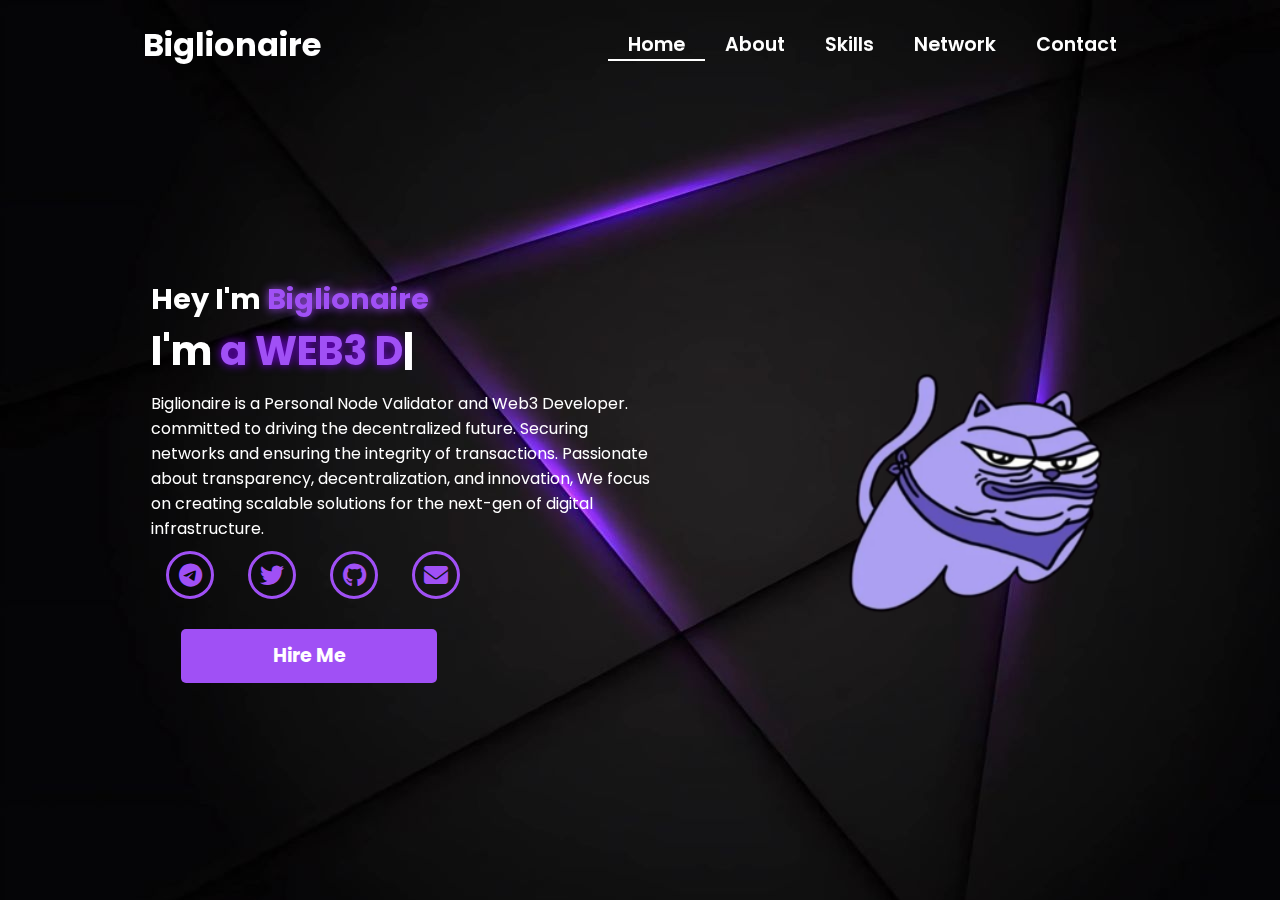
<file: index.html>
<!-- Subscrbe YouTube Tamzidan Mahdiyin  -->
<!DOCTYPE html>
<html lang="en">

<head>

    <!-- Pengaturan karakter encoding untuk mendukung semua karakter Unicode -->
    <meta charset="UTF-8">

    <!-- Pengaturan viewport untuk responsivitas pada perangkat mobile -->
    <meta name="viewport" content="width=device-width, initial-scale=1.0">

    <link rel="icon" type="image/x-icon" href="img/favicon.ico">
    <!-- 
      Import Font Awesome untuk ikon sosial media dan navigasi
      Versi 6.5.1 dipilih untuk fitur dan ikon terbaru 
    -->
    <link rel="stylesheet" href="https://cdnjs.cloudflare.com/ajax/libs/font-awesome/6.5.1/css/all.min.css">

    <!-- 
      Import AOS (Animate On Scroll) library
      Digunakan untuk membuat animasi scroll yang menarik 
    -->
    <link rel="stylesheet" href="https://unpkg.com/aos@next/dist/aos.css" />

    <!-- Import file CSS custom untuk styling tambahan -->
    <link rel="stylesheet" href="css/style.css">
    <title>Biglionaire</title>
</head>

<body>

    <!-- 
      Navigation Section
      - Menggunakan sistem grid untuk layout
      - Includes logo dan menu navigasi
      - Responsive dengan hamburger menu untuk mobile 
    -->
    <nav>
        <div class="nav-container">

            <!-- 
              Logo dengan animasi zoom-in
              data-aos-duration: 1500ms untuk animasi yang smooth 
            -->
            <div class="logo" data-aos="zoom-in" data-aos-duration="1500">
                Biglionaire <span>
            </div>

            <!-- 
              Navigation Links
              - Menggunakan fade-up animation dengan delays bertingkat
              - Active class untuk halaman yang sedang aktif 
            -->
            <div class="links">
                <div class="link active" data-aos="fade-up" data-aos-duration="1500" data-aos-delay="100"><a
                        href="index.html">Home</a></div>
                <div class="link" data-aos="fade-up" data-aos-duration="1500" data-aos-delay="200"><a
                        href="about.html">About</a></div>
                <div class="link" data-aos="fade-up" data-aos-duration="1500" data-aos-delay="300"><a
                        href="skill.html">Skills</a></div>
                <div class="link" data-aos="fade-up" data-aos-duration="1500" data-aos-delay="400"><a
                        href="service.html">Network</a></div>
                <div class="link" data-aos="fade-up" data-aos-duration="1500" data-aos-delay="500"><a
                        href="contact.html">Contact</a></div>
            </div>
        </div>

        <!-- 
          Hamburger Menu Icon
          - Muncul pada tampilan mobile
          - Menggunakan Font Awesome icon
          - onClick handler untuk membuka menu 
        -->
        <i class="fa-solid fa-bars hamburg" onclick="hamburg()"></i>

        <!-- 
          Dropdown Menu untuk Mobile
          - Berisi link navigasi yang sama
          - Muncul ketika hamburger menu diklik
          - Includes tombol close (x) 
        -->
        <div class="dropdown">
            <div class="links">
                <a href="index.html">Home</a>
                <a href="about.html">About</a>
                <a href="skill.html">Skills</a>
                <a href="service.html">Network</a>
                <a href="contact.html">Contact</a>
                <i class="fa-solid fa-xmark cancel" onclick="cancel()"></i>
            </div>
        </div>
    </nav>

    <!-- 
      Main Content Section
      - Menggunakan grid untuk layout dua kolom
      - Includes teks intro dan gambar profil 
    -->
    <section>
        <div class="main-container">
            <!-- 
              Content Container
              - Berisi heading, typewriter effect, dan social links
              - Setiap elemen memiliki animasi AOS yang berbeda 
            -->
            <div class="content">
                <!-- Heading dengan fade-left animation -->
                <h1 data-aos="fade-left" data-aos-duration="1500" data-aos-delay="700">Hey I'm <span>Biglionaire</span>
                </h1>

                <!-- 
                  Typewriter Effect
                  - Menggunakan JavaScript untuk animasi ketik
                  - Fade-right animation untuk container 
                -->
                <div data-aos="fade-right" data-aos-duration="1500" data-aos-delay="900" class="typewriter">I'm <span
                        class="typewriter-text"></span><label for="">|</label></div>

                <!-- Paragraf deskripsi dengan flip-down animation -->
                <p data-aos="flip-down" data-aos-duration="1500" data-aos-delay="1100">Biglionaire is a Personal Node Validator and Web3 Developer. committed to driving the decentralized future. Securing networks and ensuring the integrity of transactions. Passionate about transparency, decentralization, and innovation, We focus on creating scalable solutions for the next-gen of digital infrastructure.</p>

                <!-- 
                  Social Media Links
                  - Menggunakan Font Awesome icons
                  - Fade-up animation dengan delays bertingkat 
                -->
                <div class="social-links">
                    <a href="https://t.me/Biglionaire" data-aos="fade-up" data-aos-duration="1500" data-aos-delay="1300"><i
                            class="fa-brands fa-telegram"></i></a>
                    <a href="https://twitter.com/Biglionaire" data-aos="fade-up" data-aos-duration="1500" data-aos-delay="1400"><i
                            class="fa-brands fa-twitter"></i></a>
                    <a href="https://github.com/Biglionaire" data-aos="fade-up" data-aos-duration="1500" data-aos-delay="1500"><i
                            class="fa-brands fa-github"></i></a>
                    <a href="#" data-aos="fade-up" data-aos-duration="1500" data-aos-delay="1600"><i
                            class="fas fa-envelope"></i></a>
                </div>

                <!-- 
                  Download CV Button
                  - Zoom-out animation dengan delay terpanjang
                  - Styling didefinisikan di CSS 
                -->
                <div class="btn" data-aos="zoom-out" data-aos-duration="1500" data-aos-delay="1800">
                  <a href="contact.html">
                    <button>Hire Me</button>
                  </a>
                </div>
            </div>

            <!-- 
              Image Container
              - Menggunakan zoom-in animation
              - Durasi lebih panjang (3000ms) untuk efek dramatic 
            -->
            <div class="image" data-aos="zoom-in" data-aos-duration="3000">
                <img src="img/logo.jpg" alt="">
            </div>
        </div>
    </section>

    <!-- 
      Script Imports
      - AOS library untuk animasi
      - Custom JavaScript untuk fungsionalitas tambahan 
    -->
    <script src="https://unpkg.com/aos@next/dist/aos.js"></script>
    <script>
        // Inisialisasi AOS dengan offset 0 untuk trigger tepat waktu
        AOS.init({ offset: 0, });
    </script>
    <script src="./js/script.js"></script>
</body>

</html>
<!-- Subscrbe YouTube Tamzidan Mahdiyin  -->
</file>
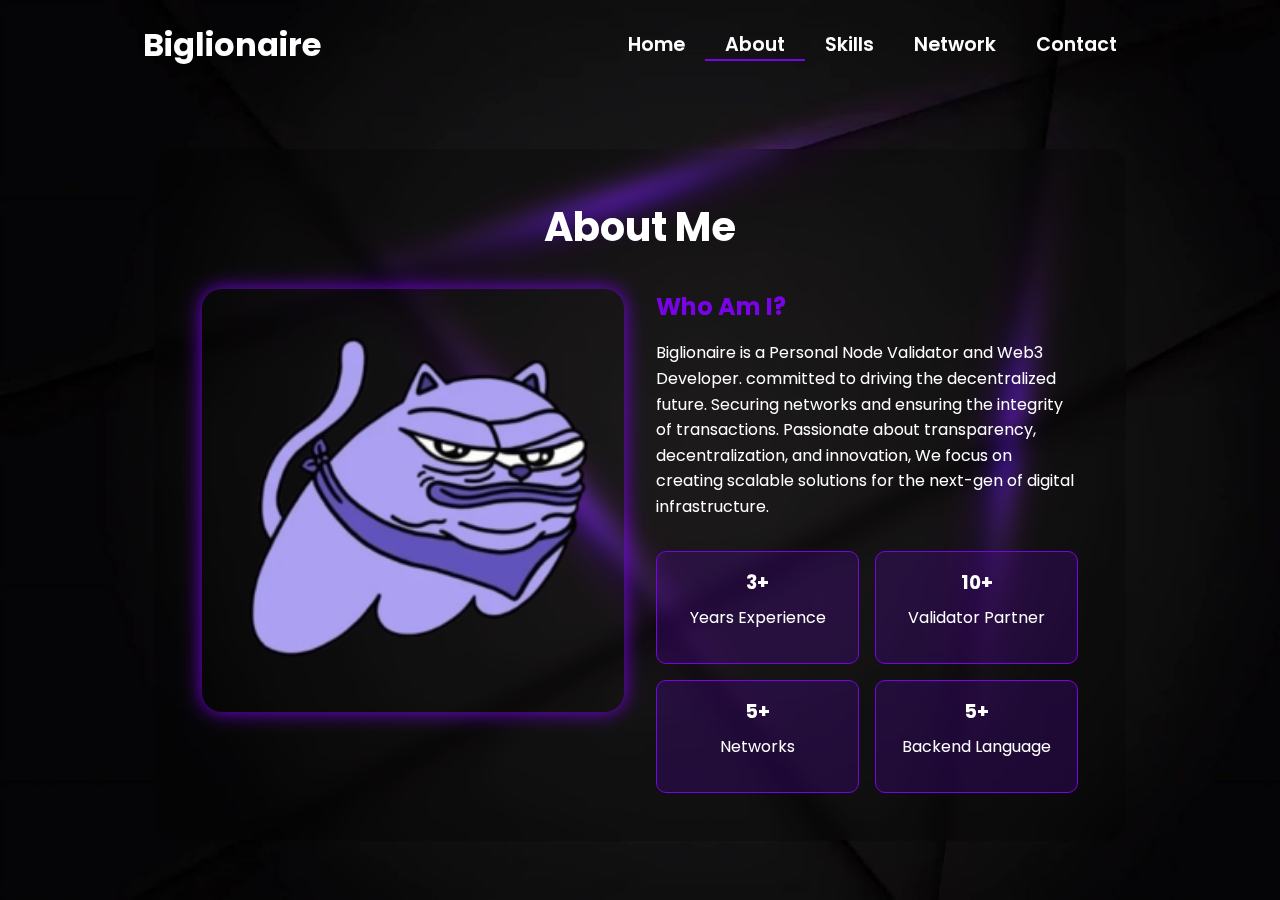
<file: about.html>
<!-- Subscribe Tamzidan Madiyin di YouTube -->

<!DOCTYPE html>
<html lang="en">

<head>
    <meta charset="UTF-8">
    <meta name="viewport" content="width=device-width, initial-scale=1.0">
    <link rel="icon" type="image/x-icon" href="img/favicon.ico">
    <!-- Link ke Font Awesome untuk ikon -->
    <link rel="stylesheet" href="https://cdnjs.cloudflare.com/ajax/libs/font-awesome/6.5.1/css/all.min.css">

    <!-- Link ke library animasi AOS -->
    <link rel="stylesheet" href="https://unpkg.com/aos@next/dist/aos.css" />

    <!-- CSS internal untuk styling halaman -->
    <style>
        /* 
          Import Google Font Poppins
          Font weight yang diimport: 100, 200, 300, 400, 500, 600 
        */
        @import url("https://fonts.googleapis.com/css2?family=Poppins:wght@100;200;300;400;500;600&display=swap");

        /* Reset CSS dan pengaturan default */
        * {
            padding: 0;
            margin: 0;
            font-family: "Poppins", sans-serif;
            box-sizing: border-box;
        }

        /* 
          Styling untuk body
          - Menggunakan background image
          - Cover seluruh viewport
          - Mencegah horizontal scroll
        */
        body {
            width: 100%;
            min-height: 100vh;
            background-image: url("./img/background.jpg");
            background-size: cover;
            overflow-x: hidden;
            position: relative;
        }

        /* 
          Navbar styling
          - Fixed height 10vh
          - Posisi relative untuk positioning yang tepat
          - z-index tinggi agar selalu di atas konten lain
        */
        nav {
            width: 100%;
            height: 10vh;
            position: sticky;
            position: relative;
            /* Ubah dari sticky ke relative */
            z-index: 1000;
            /* Tambahkan z-index tinggi untuk nav */
        }

        /* Container untuk konten navbar */
        .nav-container {
            width: 100%;
            height: 100%;
            display: flex;
            justify-content: space-around;
            align-items: center;
        }

        /* 
          Logo styling
          - Warna putih dengan ukuran 2rem
          - Text shadow untuk efek glow pada span 
        */
        .logo {
            color: white;
            font-size: 2rem;
            font-weight: bold;
        }

        .logo span {
            color: rgb(121, 3, 231);
            text-shadow: 0 0 10px rgb(121, 3, 231);
        }

        /* 
          Hamburger dan Cancel button styling
          - Hanya muncul di mobile view
          - Posisi absolute di kanan atas
        */
        .hamburg,
        .cancel {
            cursor: pointer;
            position: absolute;
            right: 15px;
            top: 10px;
            color: white;
            display: none;
            font-size: clamp(2.5rem, 0.5rem + 5vw, 3rem);
        }

        /* 
          Navigation links container
          - Flex layout untuk alignment horizontal
        */
        .nav-container .links {
            display: flex;
        }

        /* 
          Individual navigation links
          - Spacing dan styling untuk tiap link
          - Hover effect dengan border bottom
        */
        .nav-container .links a {
            font-size: 1.2rem;
            color: white;
            margin: 0 20px;
            text-decoration: none;
            font-weight: 550;
            transition: 0.3s linear;
        }

        .nav-container .links a:hover {
            color: rgb(121, 3, 231);
            border-bottom: 2px solid rgb(121, 3, 231);
        }

        /* Styling untuk link aktif */
        .nav-container .links .active {
            color: rgb(121, 3, 231);
            border-bottom: 2px solid rgb(121, 3, 231);
        }

        /* 
          Dropdown menu untuk mobile view
          - Fixed positioning dengan transform untuk animasi
          - Backdrop filter untuk efek blur
        */
        .dropdown {
            z-index: 1000;
            position: fixed;
            top: 0;
            left: 0;
            right: 0;
            transform: translateY(-500px);
            width: 100%;
            height: auto;
            backdrop-filter: blur(4px) brightness(40%);
            box-shadow: 0 0 20px black;
            transition: 0.2s linear;
        }

        .dropdown .links a {
            display: flex;
            color: white;
            text-decoration: none;
            padding: 15px 0;
            justify-content: center;
            align-items: center;
            transition: 0.2s linear;
        }

        .dropdown .links a:hover {
            background-color: rgb(121, 3, 231);
        }

        /* About Section Styles */
        .about-container {
            width: 100%;
            min-height: 90vh;
            display: flex;
            justify-content: center;
            align-items: center;
            padding: 2rem;
            position: relative;
            z-index: 1;
        }

        .about-content {
            width: 80%;
            max-width: 1200px;
            background: rgba(0, 0, 0, 0.2);
            backdrop-filter: blur(10px);
            border-radius: 20px;
            padding: 3rem;
            color: white;
            /* box-shadow: 0 0 30px rgba(58, 211, 3, 0.3); */
        }

        .about-header {
            text-align: center;
            margin-bottom: 2rem;
        }

        .about-header h1 {
            font-size: 2.5rem;
            color: white
            margin-bottom: 1rem;
        }

        .about-grid {
            display: grid;
            grid-template-columns: 1fr 1fr;
            gap: 2rem;
        }

        .about-image {
            width: 100%;
            aspect-ratio: 1;
            border-radius: 20px;
            overflow: hidden;
            box-shadow: 0 0 20px rgb(121, 3, 231);
        }

        .about-image img {
            width: 100%;
            height: 100%;
            object-fit: cover;
        }

        .about-text h2 {
            color: rgb(121, 3, 231);
            margin-bottom: 1rem;
        }

        .about-text p {
            line-height: 1.6;
            margin-bottom: 1rem;
        }

        .stats {
            display: grid;
            grid-template-columns: repeat(2, 1fr);
            gap: 1rem;
            margin-top: 2rem;
        }

        .stat-item {
            background: rgba(104, 2, 221, 0.2);
            padding: 1rem;
            border-radius: 10px;
            text-align: center;
            border: 1px solid rgb(121, 3, 231);
            cursor: pointer;
        }

        .stat-item h3 {
            color: white
            font-size: 1.5rem;
            margin-bottom: 0.5rem;
        }

        .content-grid {
            display: grid;
            grid-template-columns: repeat(auto-fit, minmax(280px, 1fr));
            gap: 2rem;
            padding: 2rem 0;
        }

        .content-card {
            background: rgba(104, 2, 221, 0.2);
            border-radius: 15px;
            overflow: hidden;
            transition: all 0.3s ease;
            cursor: pointer;
        }

        .content-card:hover {
            transform: translateY(-5px);
            box-shadow: 0 5px 15px rgba(104, 2, 221, 0.2);
        }

        .card-image {
            width: 100%;
            height: 200px;
            overflow: hidden;
        }

        .card-image img {
            width: 100%;
            height: 100%;
            object-fit: cover;
        }

        .card-info {
            padding: 1.5rem;
        }

        .card-info h3 {
            color: rgb(121, 3, 231);
            margin-bottom: 0.5rem;
        }

        .card-info p {
            font-size: 0.9rem;
            margin-bottom: 1rem;
        }

        .card-info .technologies {
            display: flex;
            flex-wrap: wrap;
            gap: 0.5rem;
            margin-top: 1rem;
        }

        .technology-tag {
            background: rgba(104, 2, 221, 0.2);
            padding: 0.3rem 0.8rem;
            border-radius: 15px;
            font-size: 0.8rem;
            color: rgb(121, 3, 231);
        }

        .back-button {
            display: inline-block;
            padding: 0.8rem 1.5rem;
            background: rgb(121, 3, 231);
            color: white;
            border-radius: 5px;
            text-decoration: none;
            margin-bottom: 2rem;
            transition: all 0.3s ease;
        }

        .back-button:hover {
            background: rgb(121, 3, 231);
            transform: translateY(-2px);
        }

        .award-icon {
            font-size: 2rem;
            color: rgb(121, 3, 231);
            margin-bottom: 1rem;
        }

        .client-testimonial {
            font-style: italic;
            margin-top: 1rem;
            padding: 1rem;
            background: rgba(58, 211, 3, 0.05);
            border-radius: 10px;
        }



        @media (max-width: 884px) {
            .about-grid {
                grid-template-columns: 1fr;
            }

            nav .logo {
                position: absolute;
                top: 16px;
                left: 15px;
                font-size: 1.5rem;
            }

            .nav-container .links {
                display: none;
            }

            .hamburg,
            .cancel {
                display: block;
            }
        }

        @media (max-width: 440px) {
            .about-container {
                padding: 1rem;
            }

            .about-content {
                width: 95%;
                /* Memperbesar width untuk layar kecil */
                padding: 1.5rem;
            }

            .about-header h1 {
                font-size: 1.8rem;
                /* Mengurangi ukuran judul */
            }

            .about-text h2 {
                font-size: 1.4rem;
                /* Mengurangi ukuran sub-judul */
            }

            .about-text p {
                font-size: 0.9rem;
                /* Mengurangi ukuran teks */
                line-height: 1.4;
            }

            .about-image {
                width: 100%;
                max-height: 250px;
                /* Membatasi tinggi gambar */
            }

            .stats {
                grid-template-columns: repeat(2, 1fr);
                /* Tetap 2 kolom tapi lebih kecil */
                gap: 0.8rem;
            }

            .stat-item {
                padding: 0.8rem;
            }

            .stat-item h3 {
                font-size: 1.2rem;
                /* Mengurangi ukuran angka statistik */
            }

            .stat-item p {
                font-size: 0.8rem;
                /* Mengurangi ukuran teks statistik */
            }

            /* Menyesuaikan padding untuk link statistik */
            .stat-item a {
                padding: 0.5rem;
                display: block;
            }
        }
    </style>
    <title>About - Biglionaire</title>
</head>

<body>

    <!-- Navigasi -->
    <nav>
        <div class="nav-container">
            <div class="logo" data-aos="zoom-in" data-aos-duration="1500">
                Biglionaire<span>
            </div>
            <div class="links">
                <div class="link" data-aos="fade-up" data-aos-duration="1500" data-aos-delay="100"><a
                        href="index.html">Home</a></div>
                <div class="link active" data-aos="fade-up" data-aos-duration="1500" data-aos-delay="200"><a
                        href="about.html">About</a></div>
                <div class="link" data-aos="fade-up" data-aos-duration="1500" data-aos-delay="300"><a
                        href="skill.html">Skills</a></div>
                <div class="link" data-aos="fade-up" data-aos-duration="1500" data-aos-delay="400"><a
                        href="service.html">Network</a></div>
                <div class="link" data-aos="fade-up" data-aos-duration="1500" data-aos-delay="500"><a
                        href="contact.html">Contact</a></div>
            </div>
        </div>
        <i class="fa-solid fa-bars hamburg" onclick="hamburg()"></i>
        <div class="dropdown">
            <div class="links">
                <a href="index.html">Home</a>
                <a href="about.html">About</a>
                <a href="skill.html">Skills</a>
                <a href="service.html">Network</a>
                <a href="contact.html">Contact</a>
                <i class="fa-solid fa-xmark cancel" onclick="cancel()"></i>
            </div>
        </div>
    </nav>

    <!-- Konten utama halaman About -->
    <div class="about-container">
        <div class="about-content" id="aboutContent">
            <!-- Bagian header -->
            <div class="about-header" data-aos="fade-down" data-aos-duration="1500">
                <h1>About Me</h1>
            </div>

            <!-- Grid untuk gambar dan teks deskripsi -->
            <div class="about-grid">
                <div class="about-image" data-aos="fade-right" data-aos-duration="1500">
                    <img src="img/logo.jpg" alt="About Image">
                </div>
                <div class="about-text" data-aos="fade-left" data-aos-duration="1500">
                    <h2>Who Am I?</h2>
                    <p>Biglionaire is a Personal Node Validator and Web3 Developer. committed to driving the decentralized future. Securing networks and ensuring the integrity of transactions. Passionate about transparency, decentralization, and innovation, We focus on creating scalable solutions for the next-gen of digital infrastructure.</p>

                    <div class="stats">
                        <div class="stat-item" data-aos="zoom-in" data-aos-duration="1500" data-aos-delay="200">
                            <h3>3+</h3>
                            <p>Years Experience</p>
                        </div>
                        <div class="stat-item" data-aos="zoom-in" data-aos-duration="1500" data-aos-delay="400">
                            <h3>10+</h3>
                            <p>Validator Partner</p>
                        </div>
                        <div class="stat-item" data-aos="zoom-in" data-aos-duration="1500" data-aos-delay="600">
                            <h3>5+</h3>
                            <p>Networks</p>
                        </div>
                        <div class="stat-item" data-aos="zoom-in" data-aos-duration="1500" data-aos-delay="800">
                            <h3>5+</h3>
                            <p>Backend Language</p>
                        </div>
                    </div>
                </div>
            </div>
        </div>

        <!-- Link ke library animasi AOS -->
        <script src="https://unpkg.com/aos@next/dist/aos.js"></script>

        <!-- JavaScript untuk interaksi dan animasi halaman -->
        <script>

            // Inisialisasi library AOS
            AOS.init({ offset: 0 });

            // Fungsi untuk menampilkan menu hamburger
            function hamburg() {
                const navbar = document.querySelector(".dropdown")
                navbar.style.transform = "translateY(0px)"
            }

            // Fungsi untuk menyembunyikan menu hamburger
            function cancel() {
                const navbar = document.querySelector(".dropdown")
                navbar.style.transform = "translateY(-500px)"
            }

            // Fungsi untuk menampilkan daftar Project
            function showProjects() {
                const aboutContent = document.getElementById('aboutContent');
                aboutContent.innerHTML = `
                <a href="about.html" class="back-button" onclick="restoreInitialContent()">
                    <i class="fas fa-arrow-left"></i> Back
                </a>
                <div class="about-header" data-aos="fade-down" data-aos-duration="1500">
                    <h1>My Projects</h1>
                </div>
                <div class="content-grid">
                    ${generateProjectCards()}
                </div>
            `;
                AOS.refresh();
            }

            // Fungsi untuk menampilkan daftar Experience
            function showExperience() {
                const aboutContent = document.getElementById('aboutContent');
                aboutContent.innerHTML = `
                <a href="about.html" class="back-button" onclick="restoreInitialContent()">
                    <i class="fas fa-arrow-left"></i> Back
                </a>
                <div class="about-header" data-aos="fade-down" data-aos-duration="1500">
                    <h1>My Experience</h1>
                </div>
                <div class="content-grid">
                    ${generateExperienceCards()}
                </div>
            `;
                AOS.refresh();
            }

            // Fungsi untuk menampilkan daftar Clients
            function showClients() {
                const aboutContent = document.getElementById('aboutContent');
                aboutContent.innerHTML = `
                <a href="about.html" class="back-button" onclick="restoreInitialContent()">
                    <i class="fas fa-arrow-left"></i> Back
                </a>
                <div class="about-header" data-aos="fade-down" data-aos-duration="1500">
                    <h1>Client Success Stories</h1>
                </div>
                <div class="content-grid">
                    ${generateClientCards()}
                </div>
            `;
                AOS.refresh();
            }

            // Fungsi untuk menampilkan daftar Awards
            function showAwards() {
                const aboutContent = document.getElementById('aboutContent');
                aboutContent.innerHTML = `
                <a href="about.html" class="back-button" onclick="restoreInitialContent()">
                    <i class="fas fa-arrow-left"></i> Back
                </a>
                <div class="about-header" data-aos="fade-down" data-aos-duration="1500">
                    <h1>Awards & Recognition</h1>
                </div>
                <div class="content-grid">
                    ${generateAwardCards()}
                </div>
            `;
                AOS.refresh();
            }

            // Fungsi pembantu untuk menghasilkan kartu project
            function generateProjectCards() {
                const projects = [
                    {
                        title: "E-Commerce Platform",
                        image: "img/logo.jpg",
                        description: "A full-stack e-commerce solution with payment integration",
                        technologies: ["React", "Node.js", "MongoDB"]
                    },
                    {
                        title: "Portfolio Website",
                        image: "img/logo.jpg",
                        description: "Responsive portfolio website with modern animations",
                        technologies: ["HTML", "CSS", "JavaScript"]
                    },
                    {
                        title: "Task Management App",
                        image: "img/logo.jpg",
                        description: "Mobile-first task management application",
                        technologies: ["Vue.js", "Firebase"]
                    }
                    // Add more projects as needed
                ];

                return projects.map(project => `
                <div class="content-card" data-aos="fade-up">
                    <div class="card-image">
                        <img src="${project.image}" alt="${project.title}">
                    </div>
                    <div class="card-info">
                        <h3>${project.title}</h3>
                        <p>${project.description}</p>
                        <div class="technologies">
                            ${project.technologies.map(tech => `
                                <span class="technology-tag">${tech}</span>
                            `).join('')}
                        </div>
                    </div>
                </div>
            `).join('');
            }

            // Fungsi pembantu untuk menghasilkan kartu experience
            function generateExperienceCards() {
                const experiences = [
                    {
                        title: "Senior Web Developer",
                        company: "Tech Solutions Inc.",
                        period: "2021 - Present",
                        description: "Leading frontend development team and implementing modern web solutions"
                    },
                    {
                        title: "Frontend Developer",
                        company: "Digital Agency",
                        period: "2019 - 2021",
                        description: "Developed responsive websites and web applications"
                    }
                    // Add more experiences as needed
                ];

                return experiences.map(exp => `
                <div class="content-card" data-aos="fade-up">
                    <div class="card-info">
                        <h3>${exp.title}</h3>
                        <h4>${exp.company}</h4>
                        <p class="period">${exp.period}</p>
                        <p>${exp.description}</p>
                    </div>
                </div>
            `).join('');
            }

            // Fungsi pembantu untuk menghasilkan kartu client
            function generateClientCards() {
                const clients = [
                    {
                        name: "Ell Udin",
                        company: "Innovation Corp",
                        image: "img/logo.jpg",
                        testimonial: "Outstanding work on our company website redesign!"
                    },
                    {
                        name: "Ell Ucup",
                        company: "Tech Startup",
                        image: "img/logo.jpg",
                        testimonial: "Delivered our app ahead of schedule with excellent quality"
                    }
                    // Add more clients as needed
                ];

                return clients.map(client => `
                <div class="content-card" data-aos="fade-up">
                    <div class="card-image">
                        <img src="${client.image}" alt="${client.name}">
                    </div>
                    <div class="card-info">
                        <h3>${client.name}</h3>
                        <h4>${client.company}</h4>
                        <p class="client-testimonial">"${client.testimonial}"</p>
                    </div>
                </div>
            `).join('');
            }

            // Fungsi pembantu untuk menghasilkan kartu award
            function generateAwardCards() {
                const awards = [
                    {
                        title: "Best Web Design",
                        organization: "Design Awards 2023",
                        description: "Recognition for exceptional web design and user experience"
                    },
                    {
                        title: "Innovation Award",
                        organization: "Tech Summit 2022",
                        description: "Awarded for innovative use of emerging technologies"
                    }
                    // Add more awards as needed
                ];

                return awards.map(award => `
                <div class="content-card" data-aos="fade-up">
                    <div class="card-info">
                        <div class="award-icon">
                            <i class="fas fa-trophy"></i>
                        </div>
                        <h3>${award.title}</h3>
                        <h4>${award.organization}</h4>
                        <p>${award.description}</p>
                    </div>
                </div>
            `).join('');
            }

            // Fungsi untuk mengembalikan konten awal
            function restoreInitialContent() {
                const aboutContent = document.getElementById('aboutContent');
                aboutContent.innerHTML = `
                <div class="about-header" data-aos="fade-down" data-aos-duration="1500">
                    <h1>About Me</h1>
                </div>
                <div class="about-grid">
                    <div class="about-image" data-aos="fade-right" data-aos-duration="1500">
                        <img src="img/logo.jpg" alt="About Image">
                    </div>
                    <div class="about-text" data-aos="fade-left" data-aos-duration="1500">
                        <h2>Who Am I?</h2>
                        <p>I'm a passionate developer and designer with a keen eye for detail and a drive for creating
                            innovative digital solutions. With expertise in web development, UI/UX design, and content
                            creation, I bring ideas to life through code and creativity.</p>
                        <p>My journey in technology began with a simple curiosity and has evolved into a professional
                            pursuit of excellence in digital craftsmanship.</p>

                        <div class="stats">
                            <div class="stat-item" data-aos="zoom-in" data-aos-duration="1500" data-aos-delay="200" onclick="showProjects()">
                                <h3>50+</h3>
                                <p>Projects Completed</p>
                            </div>
                            <div class="stat-item" data-aos="zoom-in" data-aos-duration="1500" data-aos-delay="400" onclick="showExperience()">
                                <h3>3+</h3>
                                <p>Years Experience</p>
                            </div>
                            <div class="stat-item" data-aos="zoom-in" data-aos-duration="1500" data-aos-delay="600" onclick="showClients()">
                                <h3>20+</h3>
                                <p>Happy Clients</p>
                            </div>
                            <div class="stat-item" data-aos="zoom-in" data-aos-duration="1500" data-aos-delay="800" onclick="showAwards()">
                                <h3>15+</h3>
                                <p>Awards Won</p>
                            </div>
                        </div>
                    </div>
                </div>
            `;
                AOS.refresh();
            }

        </script>
</body>

</html>

<!-- Subscribe Tamzidan Madiyin di YouTube -->
</file>
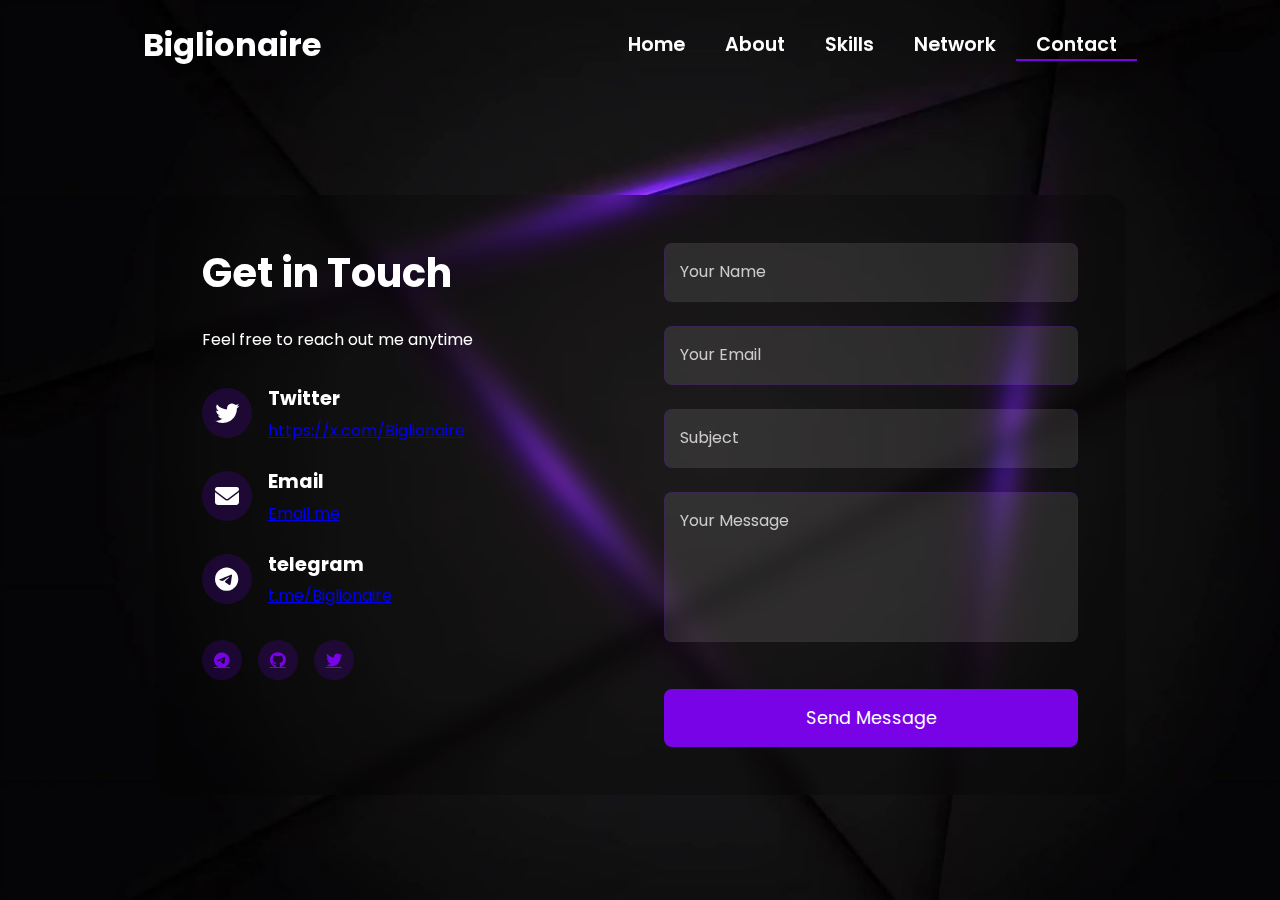
<file: contact.html>
<!-- Subscribe Tamzidan Madiyin di YouTube -->
<!DOCTYPE html>
<html lang="en">
<head>
    <meta charset="UTF-8">
    <meta name="viewport" content="width=device-width, initial-scale=1.0">
    <link rel="icon" type="image/x-icon" href="img/favicon.ico">
    <link rel="stylesheet" href="https://cdnjs.cloudflare.com/ajax/libs/font-awesome/6.5.1/css/all.min.css">
    <link rel="stylesheet" href="https://unpkg.com/aos@next/dist/aos.css" />
    <style>
        @import url("https://fonts.googleapis.com/css2?family=Poppins:wght@100;200;300;400;500;600&display=swap");

        * {
            padding: 0;
            margin: 0;
            font-family: "Poppins", sans-serif;
            box-sizing: border-box;
        }

        body {
            width: 100%;
            height: 100vh;
            background-image: url("./img/background.jpg");
            background-size: cover;
            overflow: auto;
            position: relative;
        }

        nav {
            width: 100%;
            height: 10vh;
            position: relative;
            z-index: 1000;
        }

        .nav-container {
            width: 100%;
            height: 100%;
            display: flex;
            justify-content: space-around;
            align-items: center;
        }

        .logo {
            color: white;
            font-size: 2rem;
            font-weight: bold;
        }

        .logo span {
            color: rgb(121, 3, 231);
            text-shadow: 0 0 10px rgb(121, 3, 231);
        }

        .hamburg,
        .cancel {
            cursor: pointer;
            position: absolute;
            right: 15px;
            top: 10px;
            color: white;
            display: none;
            font-size: clamp(2.5rem, 0.5rem + 5vw, 3rem);
        }

        .nav-container .links {
            display: flex;
        }

        .nav-container .links a {
            font-size: 1.2rem;
            color: white;
            margin: 0 20px;
            text-decoration: none;
            font-weight: 550;
            transition: 0.3s linear;
        }

        .nav-container .links a:hover {
            color: rgb(121, 3, 231);
            border-bottom: 2px solid rgb(121, 3, 231);
        }

        .nav-container .links .active {
            color: rgb(121, 3, 231);
            border-bottom: 2px solid rgb(121, 3, 231);
        }

        .dropdown {
            z-index: 1000;
            position: fixed;
            top: 0;
            left: 0;
            right: 0;
            transform: translateY(-500px);
            width: 100%;
            height: auto;
            backdrop-filter: blur(4px) brightness(40%);
            box-shadow: 0 0 20px black;
            transition: 0.2s linear;
        }

        .dropdown .links a {
            display: flex;
            color: white;
            text-decoration: none;
            padding: 15px 0;
            justify-content: center;
            align-items: center;
            transition: 0.2s linear;
        }

        .dropdown .links a:hover {
            background-color: rgb(121, 3, 231);
        }

        /* Contact Section Styles */
        .contact-container {
            width: 100%;
            min-height: 90vh;
            display: flex;
            justify-content: center;
            align-items: center;
            padding: 2rem;
        }

        .contact-content {
            width: 80%;
            max-width: 1200px;
            background: rgba(0, 0, 0, 0.2);
            backdrop-filter: blur(10px);
            border-radius: 20px;
            padding: 3rem;
            color: white;
            display: grid;
            grid-template-columns: 1fr 1fr;
            gap: 3rem;
        }

        .contact-info {
            padding-right: 2rem;
        }

        .contact-header h1 {
            font-size: 2.5rem;
            color: white
            text-shadow: 0 0 10px rgb(121, 3, 231);
            margin-bottom: 1.5rem;
        }

        .contact-details {
            margin-top: 2rem;
        }

        .contact-item {
            display: flex;
            align-items: center;
            margin-bottom: 1.5rem;
        }

        .contact-icon {
            width: 50px;
            height: 50px;
            background: rgba(104, 2, 221, 0.2);
            border-radius: 50%;
            display: flex;
            justify-content: center;
            align-items: center;
            margin-right: 1rem;
        }

        .contact-icon i {
            font-size: 1.5rem;
            color: white
        }

        .contact-text h3 {
            font-size: 1.2rem;
            margin-bottom: 0.3rem;
        }

        .contact-text p {
            color: #cccccc;
        }

        .contact-form form {
            display: flex;
            flex-direction: column;
            gap: 1.5rem;
        }

        .form-group {
            position: relative;
        }

        .form-group input,
        .form-group textarea {
            width: 100%;
            padding: 1rem;
            background: rgba(255, 255, 255, 0.1);
            border: 1px solid rgba(104, 2, 221, 0.2);
            border-radius: 8px;
            color: white;
            font-size: 1rem;
            transition: all 0.3s ease;
        }

        .form-group textarea {
            height: 150px;
            resize: none;
        }

        .form-group input:focus,
        .form-group textarea:focus {
            outline: none;
            border-color: rgb(121, 3, 231);
            box-shadow: 0 0 10px rgba(104, 2, 221, 0.2);
        }

        .form-group label {
            position: absolute;
            left: 1rem;
            top: 1rem;
            color: #cccccc;
            transition: all 0.3s ease;
            pointer-events: none;
        }

        .form-group input:focus~label,
        .form-group input:valid~label,
        .form-group textarea:focus~label,
        .form-group textarea:valid~label {
            top: -0.5rem;
            left: 0.8rem;
            font-size: 0.8rem;
            padding: 0 0.5rem;
            background: rgba(0, 0, 0, 0.7);
            color: rgb(121, 3, 231);
        }

        .submit-btn {
            padding: 1rem 2rem;
            background: rgb(121, 3, 231);
            border: none;
            border-radius: 8px;
            color: white;
            font-size: 1.1rem;
            cursor: pointer;
            transition: all 0.3s ease;
            margin-top: 1rem;
        }

        .submit-btn:hover {
            background: transparent;
            box-shadow: 0 0 20px rgba(104, 2, 221, 0.2);
            border: 2px solid rgb(121, 3, 231);
        }

        .social-links {
            margin-top: 2rem;
            display: flex;
            gap: 1rem;
        }

        .social-links a {
            width: 40px;
            height: 40px;
            background: rgba(104, 2, 221, 0.2);
            border-radius: 50%;
            display: flex;
            justify-content: center;
            align-items: center;
            color: rgb(121, 3, 231);
            transition: all 0.3s ease;
        }

        .social-links a:hover {
            background: rgb(121, 3, 231);
            color: white;
            transform: translateY(-5px);
            box-shadow: 0 0 15px rgba(104, 2, 221, 0.2);
        }

        @media (max-height: 800px) {
            body {
                height: auto;
                min-height: 100vh;
            }

            .contact-container {
                height: auto;
                min-height: 90vh;
            }
        }

        @media (max-width: 884px) {
            nav .logo {
                position: absolute;
                top: 16px;
                left: 15px;
                font-size: 1.5rem;
            }

            .nav-container .links {
                display: none;
            }

            .hamburg,
            .cancel {
                display: block;
            }

            .contact-content {
                grid-template-columns: 1fr;
                gap: 2rem;
            }

            .contact-info {
                padding-right: 0;
            }
        }

        @media (max-width: 640px) {
            .contact-container {
                padding: 1rem;
            }

            .contact-content {
                width: 95%;
                padding: 1.5rem;
            }

            .contact-header h1 {
                font-size: 2rem;
            }

            .contact-item {
                flex-direction: column;
                text-align: center;
            }

            .contact-icon {
                margin-right: 0;
                margin-bottom: 1rem;
            }
        }
    </style>
    <title>Contact - Biglionaire</title>
</head>

<body>
    <nav>
        <div class="nav-container">
            <div class="logo" data-aos="zoom-in" data-aos-duration="1500">
                Biglionaire<span>
            </div>
            <div class="links">
                <div class="link" data-aos="fade-up" data-aos-duration="1500" data-aos-delay="100"><a
                        href="index.html">Home</a></div>
                <div class="link" data-aos="fade-up" data-aos-duration="1500" data-aos-delay="200"><a
                        href="about.html">About</a></div>
                <div class="link" data-aos="fade-up" data-aos-duration="1500" data-aos-delay="300"><a
                        href="skill.html">Skills</a></div>
                <div class="link" data-aos="fade-up" data-aos-duration="1500" data-aos-delay="400"><a
                        href="service.html">Network</a></div>
                <div class="link active" data-aos="fade-up" data-aos-duration="1500" data-aos-delay="500"><a
                        href="contact.html">Contact</a></div>
            </div>
        </div>
        <i class="fa-solid fa-bars hamburg" onclick="hamburg()"></i>
        <div class="dropdown">
            <div class="links">
                <a href="index.html">Home</a>
                <a href="about.html">About</a>
                <a href="skill.html">Skills</a>
                <a href="service.html">Network</a>
                <a href="contact.html">Contact</a>
                <i class="fa-solid fa-xmark cancel" onclick="cancel()"></i>
            </div>
        </div>
    </nav>

    <div class="contact-container">
        <div class="contact-content">
            <div class="contact-info">
                <div class="contact-header" data-aos="fade-right" data-aos-duration="1500">
                    <h1>Get in Touch</h1>
                    <p>Feel free to reach out me anytime</p>
                </div>

                <div class="contact-details">
                    <div class="contact-item" data-aos="fade-right" data-aos-duration="1500" data-aos-delay="200">
                        <div class="contact-icon">
                            <i class="fa-brands fa-twitter"></i>
                        </div>
                        <div class="contact-text">
                            <h3>Twitter</h3>
                            <p><a href="https://x.com/Biglionaire" target="_blank">https://x.com/Biglionaire</a></p>
                        </div>
                    </div>

                    <div class="contact-item" data-aos="fade-right" data-aos-duration="1500" data-aos-delay="400">
                        <div class="contact-icon">
                            <i class="fas fa-envelope"></i>
                        </div>
                        <div class="contact-text">
                            <h3>Email</h3>
                            <p><a href="mailto:anggarasepta88@gmail.com?subject=Hello&body=How are you?">Email me</a>
                            </p>
                        </div>
                    </div>

                    <div class="contact-item" data-aos="fade-right" data-aos-duration="1500" data-aos-delay="600">
                        <div class="contact-icon">
                            <i class="fa-brands fa-telegram"></i>
                        </div>
                        <div class="contact-text">
                            <h3>telegram</h3>
                            <p><a href="https://t.me/Biglionaire" target="_blank">t.me/Biglionaire</a></p>
                        </div>
                    </div>
                </div>

                <div class="social-links" data-aos="fade-up" data-aos-duration="1500" data-aos-delay="800">
                    <a href="https://t.me/Biglionaire"><i class="fab fa-telegram"></i></a>
                    <a href="https://github.com/Biglionaire"><i class="fab fa-github"></i></a>
                    <a href="https://twitter.com/Biglionaire"><i class="fab fa-twitter"></i></a>
                </div>
            </div>

            <div class="contact-form" data-aos="fade-left" data-aos-duration="1500" data-aos-delay="200">
                <form action="https://formspree.io/f/mwppavbk" method="POST">
                    <div class="form-group">
                        <input type="text" id="name" name="name" required>
                        <label for="name">Your Name</label>
                    </div>

                    <div class="form-group">
                        <input type="email" id="email" name="email" required>
                        <label for="email">Your Email</label>
                    </div>

                    <div class="form-group">
                        <input type="text" id="subject" name="subject" required>
                        <label for="subject">Subject</label>
                    </div>

                    <div class="form-group">
                        <textarea id="message" name="message" required></textarea>
                        <label for="message">Your Message</label>
                    </div>

                    <button type="submit" class="submit-btn">Send Message</button>
                </form>
            </div>
        </div>
    </div>

    <script src="https://unpkg.com/aos@next/dist/aos.js"></script>
    <script>
        AOS.init({ offset: 0, });
    </script>
    <script src="./js/script.js"></script>
</body>

</html>
<!-- Subscrbe YouTube Tamzidan Mahdiyin  -->
</file>
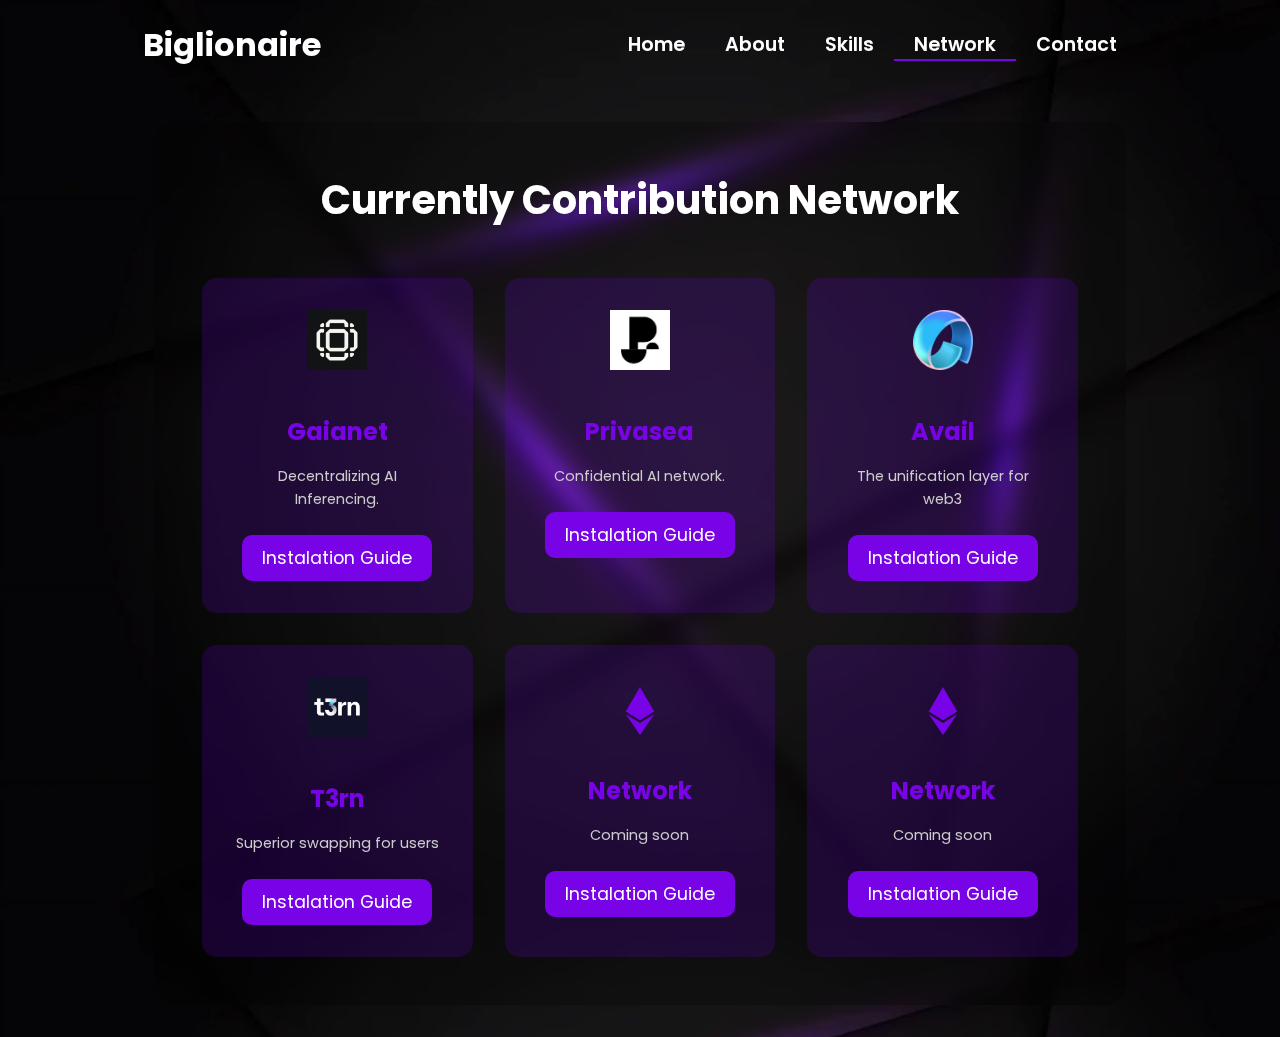
<file: service.html>
<!-- Subscribe Tamzidan Madiyin di YouTube -->
<!DOCTYPE html>
<html lang="en">
<head>
    <meta charset="UTF-8">
    <meta name="viewport" content="width=device-width, initial-scale=1.0">
    <link rel="icon" type="image/x-icon" href="img/favicon.ico">
    <link rel="stylesheet" href="https://cdnjs.cloudflare.com/ajax/libs/font-awesome/6.5.1/css/all.min.css">
    <link rel="stylesheet" href="https://unpkg.com/aos@next/dist/aos.css" />
    <style>
        @import url("https://fonts.googleapis.com/css2?family=Poppins:wght@100;200;300;400;500;600&display=swap");

        * {
            padding: 0;
            margin: 0;
            font-family: "Poppins", sans-serif;
            box-sizing: border-box;
        }

        body {
            width: 100%;
            height: 100vh;
            background-image: url("./img/background.jpg");
            background-size: cover;
            overflow: auto;
            position: relative;
        }

        nav {
            width: 100%;
            height: 10vh;
            position: relative;
            z-index: 1000;
        }

        .nav-container {
            width: 100%;
            height: 100%;
            display: flex;
            justify-content: space-around;
            align-items: center;
        }

        .logo {
            color: white;
            font-size: 2rem;
            font-weight: bold;
        }

        .logo span {
            color: rgb(121, 3, 231);
            text-shadow: 0 0 10px rgb(121, 3, 231);
        }

        .hamburg, .cancel {
            cursor: pointer;
            position: absolute;
            right: 15px;
            top: 10px;
            color: white;
            display: none;
            font-size: clamp(2.5rem, 0.5rem + 5vw, 3rem);
        }

        .nav-container .links {
            display: flex;
        }

        .nav-container .links a {
            font-size: 1.2rem;
            color: white;
            margin: 0 20px;
            text-decoration: none;
            font-weight: 550;
            transition: 0.3s linear;
        }

        .nav-container .links a:hover {
            color: rgb(121, 3, 231);
            border-bottom: 2px solid rgb(121, 3, 231);
        }

        .nav-container .links .active {
            color: rgb(121, 3, 231);
            border-bottom: 2px solid rgb(121, 3, 231);
        }

        .dropdown {
            z-index: 1000;
            position: fixed;
            top: 0;
            left: 0;
            right: 0;
            transform: translateY(-500px);
            width: 100%;
            height: auto;
            backdrop-filter: blur(4px) brightness(40%);
            box-shadow: 0 0 20px black;
            transition: 0.2s linear;
        }

        .dropdown .links a {
            display: flex;
            color: white;
            text-decoration: none;
            padding: 15px 0;
            justify-content: center;
            align-items: center;
            transition: 0.2s linear;
        }

        .dropdown .links a:hover {
            background-color: rgb(121, 3, 231);
        }

        /* Service Section Styles */
        .services-container {
            width: 100%;
            min-height: 90vh;
            display: flex;
            justify-content: center;
            align-items: center;
            padding: 2rem;
        }

        .services-content {
            width: 80%;
            max-width: 1200px;
            background: rgba(0, 0, 0, 0.2);
            backdrop-filter: blur(10px);
            border-radius: 20px;
            padding: 3rem;
            color: white;
        }

        .services-header {
            text-align: center;
            margin-bottom: 3rem;
        }

        .services-header h1 {
            font-size: 2.5rem;
            color: rgb(255, 255, 255)
            margin-bottom: 1rem;
        }

        .services-grid {
            display: grid;
            grid-template-columns: repeat(3, 1fr);
            gap: 2rem;
        }

        .service-card {
            background: rgba(104, 2, 221, 0.2);
            border-radius: 15px;
            padding: 2rem;
            text-align: center;
            transition: all 0.3s ease;
            cursor: pointer;
        }

        .service-card:hover {
            transform: translateY(-10px);
            box-shadow: 0 0 20px rgba(104, 2, 221, 0.2);
        }

        .service-icon {
            font-size: 3rem;
            color: rgb(121, 3, 231);;
            margin-bottom: 1.5rem;
        }

        .service-title {
            font-size: 1.5rem;
            color: rgb(121, 3, 231);
            margin-bottom: 1rem;
        }

        .service-description {
            font-size: 0.9rem;
            line-height: 1.6;
            color: #cccccc;
        }

        .service-price {
            margin-top: 1.5rem;
            font-size: 1.2rem;
            color: rgb(121, 3, 231);
            font-weight: bold;
        }

        .service-price button {
            padding: 10px 20px;
            font-size: 1.1rem;
            background: rgb(121, 3, 231);
            color: white;
            border: none;
            border-radius: 10px;
            cursor: pointer;
            transition: all 0.3s ease;
            text-decoration: none; /* Menghilangkan underline jika tombol berada dalam link */
            display: inline-block; /* Agar tombol tetap inline */
        }

        .service-price button:hover {
            background-color: rgba(121, 3, 231, 0.8);
            transform: translateY(-5px);
        }

/* Styling untuk link <a> yang membungkus tombol */
        .service-price a {
            display: inline-block; /* Membuat tombol terlihat seperti tombol biasa */
            text-decoration: none; /* Hilangkan garis bawah */
        }

/* Agar tombol bisa responsif dan terlihat baik pada layar kecil */
        @media (max-width: 640px) {
            .service-price button {
                width: 100%; /* Tombol akan lebar penuh pada layar kecil */
                padding: 15px;
            }
        }


        @media (max-height: 800px) {
            body {
                height: auto;
                min-height: 100vh;
            }
            
            .services-container {
                height: auto;
                min-height: 90vh;
            }
        }

        @media (max-width: 884px) {
            .services-grid {
                grid-template-columns: repeat(2, 1fr);
            }
            
            nav .logo {
                position: absolute;
                top: 16px;
                left: 15px;
                font-size: 1.5rem;
            }

            .nav-container .links {
                display: none;
            }

            .hamburg, .cancel {
                display: block;
            }
        }

        @media (max-width: 640px) {
            .services-container {
                padding: 1rem;
            }

            .services-content {
                width: 95%;
                padding: 1.5rem;
            }

            .services-grid {
                grid-template-columns: 1fr;
            }

            .services-header h1 {
                font-size: 2rem;
            }

            .service-card {
                padding: 1.5rem;
            }
        }
    </style>
    <title>Network - Biglionaire</title>
</head>
<body>
    <nav>
        <div class="nav-container">
            <div class="logo" data-aos="zoom-in" data-aos-duration="1500">
                Biglionaire<span>
            </div>
            <div class="links">
                <div class="link" data-aos="fade-up" data-aos-duration="1500" data-aos-delay="100"><a href="index.html">Home</a></div>
                <div class="link" data-aos="fade-up" data-aos-duration="1500" data-aos-delay="200"><a href="about.html">About</a></div>
                <div class="link" data-aos="fade-up" data-aos-duration="1500" data-aos-delay="300"><a href="skill.html">Skills</a></div>
                <div class="link active" data-aos="fade-up" data-aos-duration="1500" data-aos-delay="400"><a href="service.html">Network</a></div>
                <div class="link" data-aos="fade-up" data-aos-duration="1500" data-aos-delay="500"><a href="contact.html">Contact</a></div>
            </div>
        </div>
        <i class="fa-solid fa-bars hamburg" onclick="hamburg()"></i>
        <div class="dropdown">
            <div class="links">
                <a href="index.html">Home</a>
                <a href="about.html">About</a>
                <a href="skill.html">Skills</a>
                <a href="service.html">Network</a>
                <a href="contact.html">Contact</a>
                <i class="fa-solid fa-xmark cancel" onclick="cancel()"></i>
            </div>
        </div>
    </nav>

    <div class="services-container">
        <div class="services-content">
            <div class="services-header" data-aos="fade-down" data-aos-duration="1500">
                <h1>Currently Contribution Network</h1>
            </div>
            <div class="services-grid">
                <!-- Web Development -->
                <div class="service-card" data-aos="fade-up" data-aos-duration="1500" data-aos-delay="100">
                    <div class="service-icon">
                        <img src="img/gaia.jpg" alt="Network Icon" width="60" height="60">
                    </div>
                    <h3 class="service-title">Gaianet</h3>
                    <p class="service-description">Decentralizing AI Inferencing.</p>
                    <div class="service-price">
                        <a href="network/gaianet.html">
                            <button class="install-guide-button">Instalation Guide</button>
                        </a>
                    </div>
                </div>

                <!-- UI/UX Design -->
                <div class="service-card" data-aos="fade-up" data-aos-duration="1500" data-aos-delay="300">
                    <div class="service-icon">
                        <img src="img/privasea.jpg" alt="Network Icon" width="60" height="60">
                    </div>
                    <h3 class="service-title">Privasea</h3>
                    <p class="service-description">Confidential AI network.</p>
                    <div class="service-price">
                        <a href="network/privasea.html">
                            <button class="install-guide-button">Instalation Guide</button>
                        </a>
                    </div>
                </div>

                <!-- Mobile App Development -->
                <div class="service-card" data-aos="fade-up" data-aos-duration="1500" data-aos-delay="500">
                    <div class="service-icon">
                        <img src="img/avail.png" alt="Network Icon" width="60" height="60">
                    </div>
                    <h3 class="service-title">Avail</h3>
                    <p class="service-description">The unification layer for web3</p>
                    <div class="service-price">
                        <a href="network/avail.html">
                            <button class="install-guide-button">Instalation Guide</button>
                        </a>
                    </div>
                </div>

                <!-- Digital Marketing -->
                <div class="service-card" data-aos="fade-up" data-aos-duration="1500" data-aos-delay="700">
                    <div class="service-icon">
                        <img src="img/t3rn.jpg" alt="Network Icon" width="60" height="60">
                    </div>
                    <h3 class="service-title">T3rn</h3>
                    <p class="service-description">Superior swapping for users</p>
                    <div class="service-price">
                        <a href="network/t3rn.html">
                            <button class="install-guide-button">Instalation Guide</button>
                        </a>
                    </div>
                </div>

                <!-- Graphic Design -->
                <div class="service-card" data-aos="fade-up" data-aos-duration="1500" data-aos-delay="900">
                    <div class="service-icon">
                        <i class="fa-brands fa-ethereum"></i>
                    </div>
                    <h3 class="service-title">Network</h3>
                    <p class="service-description">Coming soon</p>
                    <div class="service-price">
                        <a href="network/not_found.html">
                            <button class="install-guide-button">Instalation Guide</button>
                        </a>
                    </div>
                </div>

                <!-- Consulting -->
                <div class="service-card" data-aos="fade-up" data-aos-duration="1500" data-aos-delay="1100">
                    <div class="service-icon">
                        <i class="fa-brands fa-ethereum"></i>
                    </div>
                    <h3 class="service-title">Network</h3>
                    <p class="service-description">Coming soon</p>
                    <div class="service-price">
                        <a href="network/not_found.html">
                            <button class="install-guide-button">Instalation Guide</button>
                        </a>
                    </div>
                </div>
            </div>
        </div>
    </div>

    <script src="https://unpkg.com/aos@next/dist/aos.js"></script>
    <script>
        AOS.init({offset: 0});
        
        function hamburg() {
            const navbar = document.querySelector(".dropdown")
            navbar.style.transform = "translateY(0px)"
        }
        
        function cancel() {
            const navbar = document.querySelector(".dropdown")
            navbar.style.transform = "translateY(-500px)"
        }
    </script>
</body>
</html>

<!-- Subscribe Tamzidan Madiyin di YouTube -->
</file>
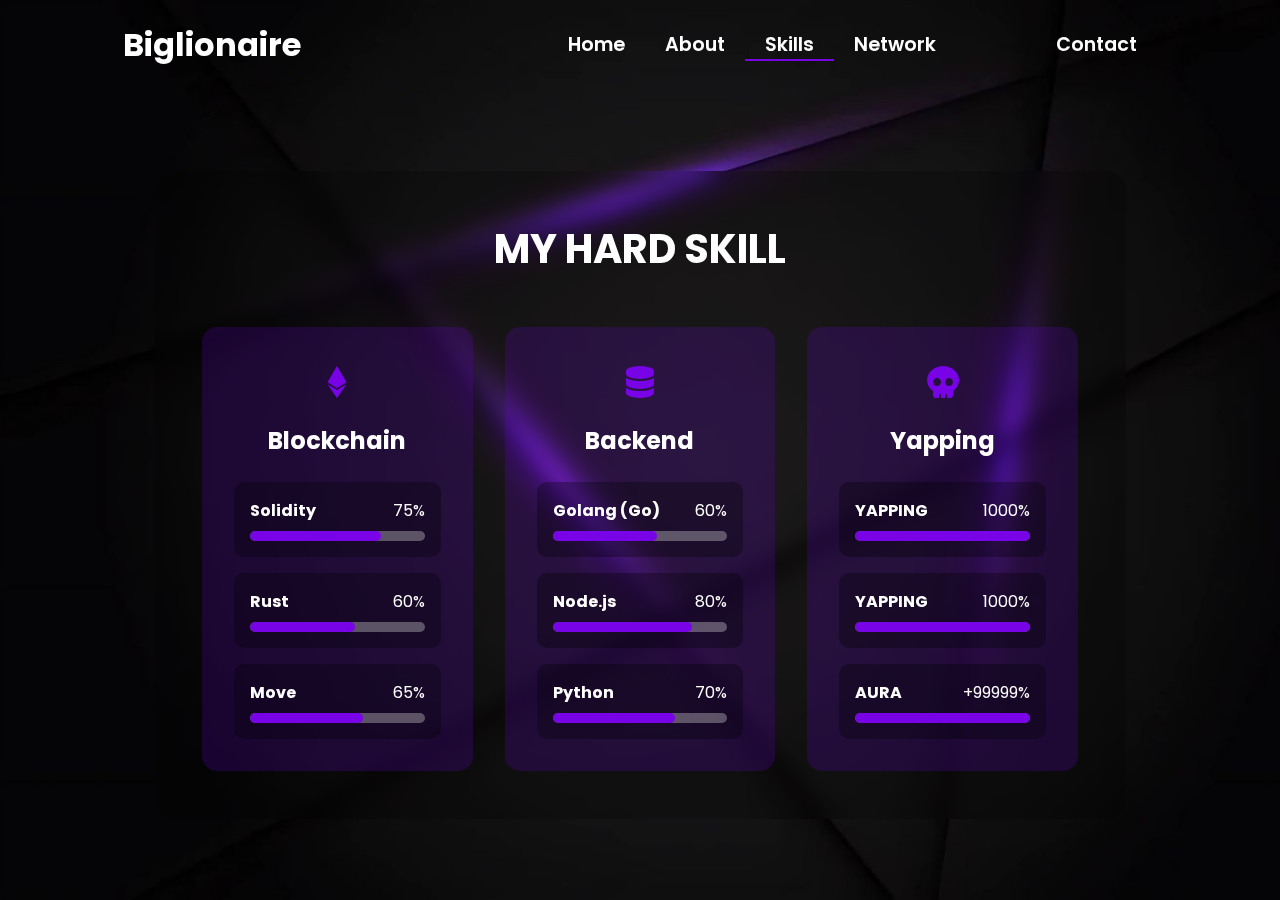
<file: skill.html>
<!-- Subscribe Tamzidan Madiyin di YouTube -->
<!DOCTYPE html>
<html lang="en">
<head>
    <meta charset="UTF-8">
    <meta name="viewport" content="width=device-width, initial-scale=1.0">
    <link rel="icon" type="image/x-icon" href="img/favicon.ico">
    <link rel="stylesheet" href="https://cdnjs.cloudflare.com/ajax/libs/font-awesome/6.5.1/css/all.min.css">
    <link rel="stylesheet" href="https://unpkg.com/aos@next/dist/aos.css" />
    <style>
        @import url("https://fonts.googleapis.com/css2?family=Poppins:wght@100;200;300;400;500;600&display=swap");

        * {
            padding: 0;
            margin: 0;
            font-family: "Poppins", sans-serif;
            box-sizing: border-box;
        }

        body {
            width: 100%;
            min-height: 100vh;
            background-image: url("./img/background.jpg");
            background-size: cover;
            overflow-x: hidden;
            position: relative;
        }

        nav {
            width: 100%;
            height: 10vh;
            position: relative;
            z-index: 1000;
        }

        .nav-container {
            width: 100%;
            height: 100%;
            display: flex;
            justify-content: space-around;
            align-items: center;
        }

        .logo {
            color: white;
            font-size: 2rem;
            font-weight: bold;
        }

        .logo span {
            color: rgb(121, 3, 231);
            text-shadow: 0 0 10px rgb(121, 3, 231);
        }

        .hamburg, .cancel {
            cursor: pointer;
            position: absolute;
            right: 15px;
            top: 10px;
            color: white;
            display: none;
            font-size: clamp(2.5rem, 0.5rem + 5vw, 3rem);
        }

        .nav-container .links {
            display: flex;
        }

        .nav-container .links a {
            font-size: 1.2rem;
            color: white;
            margin: 0 20px;
            text-decoration: none;
            font-weight: 550;
            transition: 0.3s linear;
        }

        .nav-container .links a:hover {
            color: rgb(121, 3, 231);
            border-bottom: 2px solid rgb(121, 3, 231);
        }

        .nav-container .links .active {
            color: rgb(121, 3, 231);
            border-bottom: 2px solid rgb(121, 3, 231);
        }

        .dropdown {
            z-index: 1000;
            position: fixed;
            top: 0;
            left: 0;
            right: 0;
            transform: translateY(-500px);
            width: 100%;
            height: auto;
            backdrop-filter: blur(4px) brightness(40%);
            box-shadow: 0 0 20px black;
            transition: 0.2s linear;
        }

        .dropdown .links a {
            display: flex;
            color: white;
            text-decoration: none;
            padding: 15px 0;
            justify-content: center;
            align-items: center;
            transition: 0.2s linear;
        }

        .dropdown .links a:hover {
            background-color: rgb(121, 3, 231);
        }

        /* Skills Section Styles */
        .skills-container {
            width: 100%;
            min-height: 90vh;
            display: flex;
            justify-content: center;
            align-items: center;
            padding: 2rem;
            position: relative;
            z-index: 1;
        }

        .skills-content {
            width: 80%;
            max-width: 1200px;
            background: rgba(0, 0, 0, 0.2);
            backdrop-filter: blur(10px);
            border-radius: 20px;
            padding: 3rem;
            color: white;
            /* box-shadow: 0 0 30px rgba(58, 211, 3, 0.3); */
        }

        .skills-header {
            text-align: center;
            margin-bottom: 3rem;
        }

        .skills-header h1 {
            font-size: 2.5rem;
            color: white
            text-shadow: 0 0 10px rgb(121, 3, 231);
            margin-bottom: 1rem;
        }

        .skills-grid {
            display: grid;
            grid-template-columns: repeat(3, 1fr);
            gap: 2rem;
        }

        .skill-category {
            background: rgba(104, 2, 221, 0.2);
            border-radius: 15px;
            padding: 2rem;
            transition: 0.3s ease;
        }

        .skill-category:hover {
            transform: translateY(-10px);
            box-shadow: 0 0 20px rgba(104, 2, 221, 0.3);
        }

        .skill-category h2 {
            color: white
            font-size: 1.5rem;
            margin-bottom: 1.5rem;
            text-align: center;
        }

        .skill-list {
            display: flex;
            flex-direction: column;
            gap: 1rem;
        }

        .skill-item {
            background: rgba(0, 0, 0, 0.3);
            border-radius: 10px;
            padding: 1rem;
        }

        .skill-info {
            display: flex;
            justify-content: space-between;
            margin-bottom: 0.5rem;
        }

        .skill-info h3 {
            font-size: 1rem;
            color: white;
        }

        .skill-info span {
            color: white
        }

        .progress-bar {
            width: 100%;
            height: 10px;
            background: rgba(255, 255, 255, 0.3);
            border-radius: 5px;
            overflow: hidden;
        }

        .progress {
            height: 100%;
            background: rgb(121, 3, 231);
            border-radius: 5px;
            transition: width 1.5s ease-in-out;
        }

        .skill-icon {
            font-size: 2rem;
            color: rgb(121, 3, 231);
            margin-bottom: 1rem;
            text-align: center;
        }

        @media (max-width: 884px) {
            .skills-grid {
                grid-template-columns: repeat(2, 1fr);
            }
            
            nav .logo {
                position: absolute;
                top: 16px;
                left: 15px;
                font-size: 1.5rem;
                /* z-index: 1001; */
            }

            .nav-container .links {
                display: none;
            }

            .hamburg, .cancel {
                display: block;
                /* z-index: 1001; */
            }
        }

        @media (max-width: 440px) {
            .skills-container {
                padding: 1rem;
            }

            .skills-content {
                width: 95%;
                padding: 1.5rem;
            }

            .skills-grid {
                grid-template-columns: 1fr;
            }

            .skills-header h1 {
                font-size: 1.8rem;
            }

            .skill-category {
                padding: 1.5rem;
            }

            .skill-category h2 {
                font-size: 1.3rem;
            }

            .skill-icon {
                font-size: 1.5rem;
            }
        }
    </style>
    <title>Skills - Biglionaire</title>
</head>
<body>
    <nav>
        <div class="nav-container">
            <div class="logo" data-aos="zoom-in" data-aos-duration="1500">
                Biglionaire<span>
            </div>
            <div class="links">
                <div class="link" data-aos="fade-up" data-aos-duration="1500" data-aos-delay="100"><a href="index.html">Home</a></div>
                <div class="link" data-aos="fade-up" data-aos-duration="1500" data-aos-delay="200"><a href="about.html">About</a></div>
                <div class="link active" data-aos="fade-up" data-aos-duration="1500" data-aos-delay="300"><a href="skill.html">Skills</a></div>
                <div class="link" data-aos="fade-up" data-aos-duration="1500" data-aos-delay="400"><a href="service.html">Network</div>
                <div class="link" data-aos="fade-up" data-aos-duration="1500" data-aos-delay="500"><a href="contact.html">Contact</a></div>
            </div>
        </div>
        <i class="fa-solid fa-bars hamburg" onclick="hamburg()"></i>
        <div class="dropdown">
            <div class="links">
                <a href="index.html">Home</a>
                <a href="about.html">About</a>
                <a href="skill.html">Skills</a>
                <a href="service.html">Network</a>
                <a href="contact.html">Contact</a>
                <i class="fa-solid fa-xmark cancel" onclick="cancel()"></i>
            </div>
        </div>
    </nav>

    <div class="skills-container">
        <div class="skills-content">
            <div class="skills-header" data-aos="fade-down" data-aos-duration="1500">
                <h1>MY HARD SKILL</h1>
            </div>
            <div class="skills-grid">
                <!-- Frontend Development -->
                <div class="skill-category" data-aos="fade-up" data-aos-duration="1500" data-aos-delay="100">
                    <div class="skill-icon">
                        <i class="fa-brands fa-ethereum"></i>
                    </div>
                    <h2>Blockchain</h2>
                    <div class="skill-list">
                        <div class="skill-item">
                            <div class="skill-info">
                                <h3>Solidity</h3>
                                <span>75%</span>
                            </div>
                            <div class="progress-bar">
                                <div class="progress" style="width: 75%"></div>
                            </div>
                        </div>
                        <div class="skill-item">
                            <div class="skill-info">
                                <h3>Rust</h3>
                                <span>60%</span>
                            </div>
                            <div class="progress-bar">
                                <div class="progress" style="width: 60%"></div>
                            </div>
                        </div>
                        <div class="skill-item">
                            <div class="skill-info">
                                <h3>Move</h3>
                                <span>65%</span>
                            </div>
                            <div class="progress-bar">
                                <div class="progress" style="width: 65%"></div>
                            </div>
                        </div>
                    </div>
                </div>

                <!-- Backend Development -->
                <div class="skill-category" data-aos="fade-up" data-aos-duration="1500" data-aos-delay="300">
                    <div class="skill-icon">
                        <i class="fas fa-database"></i>
                    </div>
                    <h2>Backend</h2>
                    <div class="skill-list">
                        <div class="skill-item">
                            <div class="skill-info">
                                <h3>Golang (Go)</h3>
                                <span>60%</span>
                            </div>
                            <div class="progress-bar">
                                <div class="progress" style="width: 60%"></div>
                            </div>
                        </div>
                        <div class="skill-item">
                            <div class="skill-info">
                                <h3>Node.js</h3>
                                <span>80%</span>
                            </div>
                            <div class="progress-bar">
                                <div class="progress" style="width: 80%"></div>
                            </div>
                        </div>
                        <div class="skill-item">
                            <div class="skill-info">
                                <h3>Python</h3>
                                <span>70%</span>
                            </div>
                            <div class="progress-bar">
                                <div class="progress" style="width: 70%"></div>
                            </div>
                        </div>
                    </div>
                </div>

                <!-- Design Tools -->
                <div class="skill-category" data-aos="fade-up" data-aos-duration="1500" data-aos-delay="500">
                    <div class="skill-icon">
                        <i class="fa-solid fa-skull"></i>
                    </div>
                    <h2>Yapping</h2>
                    <div class="skill-list">
                        <div class="skill-item">
                            <div class="skill-info">
                                <h3>YAPPING</h3>
                                <span>1000%</span>
                            </div>
                            <div class="progress-bar">
                                <div class="progress" style="width: 100%"></div>
                            </div>
                        </div>
                        <div class="skill-item">
                            <div class="skill-info">
                                <h3>YAPPING</h3>
                                <span>1000%</span>
                            </div>
                            <div class="progress-bar">
                                <div class="progress" style="width: 100%"></div>
                            </div>
                        </div>
                        <div class="skill-item">
                            <div class="skill-info">
                                <h3>AURA</h3>
                                <span>+99999%</span>
                            </div>
                            <div class="progress-bar">
                                <div class="progress" style="width: 100%"></div>
                            </div>
                        </div>
                    </div>
                </div>
            </div>
        </div>
    </div>

    <script src="https://unpkg.com/aos@next/dist/aos.js"></script>
    <script>
        AOS.init({offset: 0});
        
        function hamburg() {
            const navbar = document.querySelector(".dropdown")
            navbar.style.transform = "translateY(0px)"
        }
        
        function cancel() {
            const navbar = document.querySelector(".dropdown")
            navbar.style.transform = "translateY(-500px)"
        }
    </script>
</body>
</html>

<!-- Subscribe Tamzidan Madiyin di YouTube -->
</file>
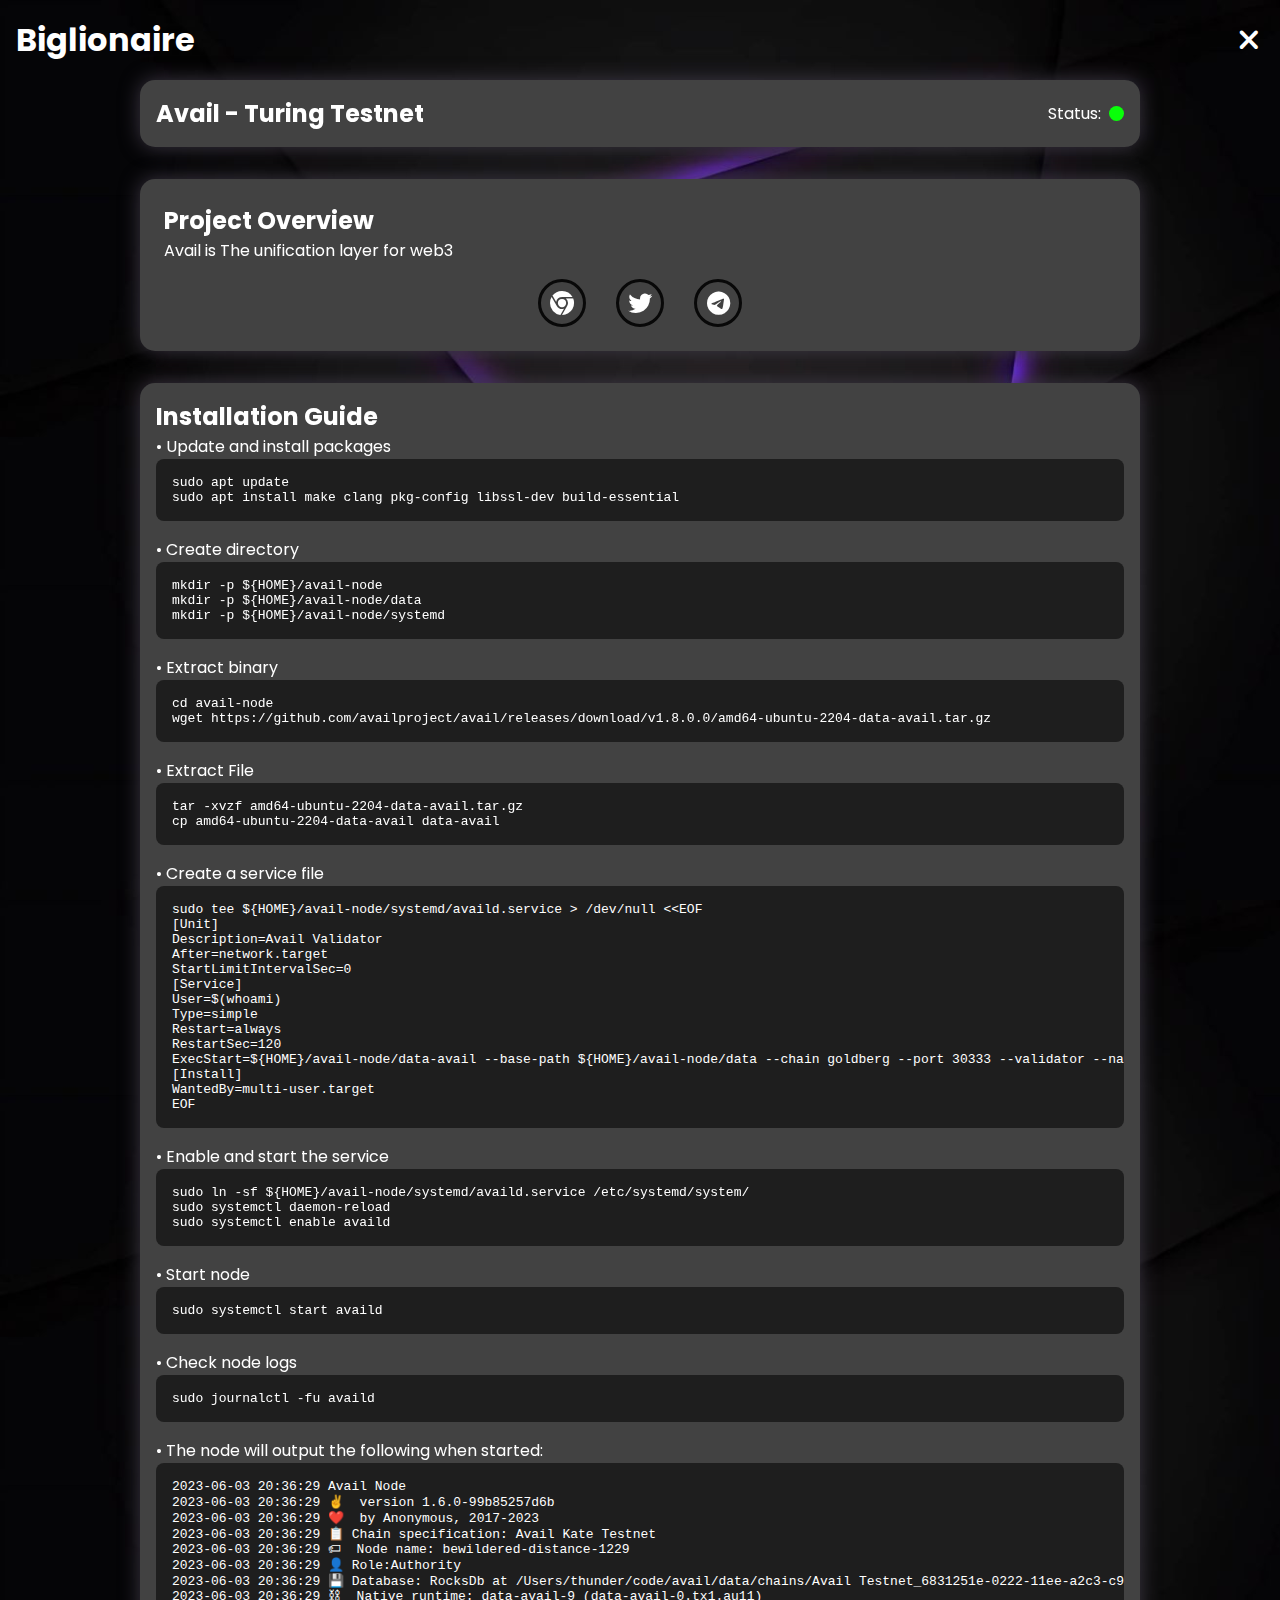
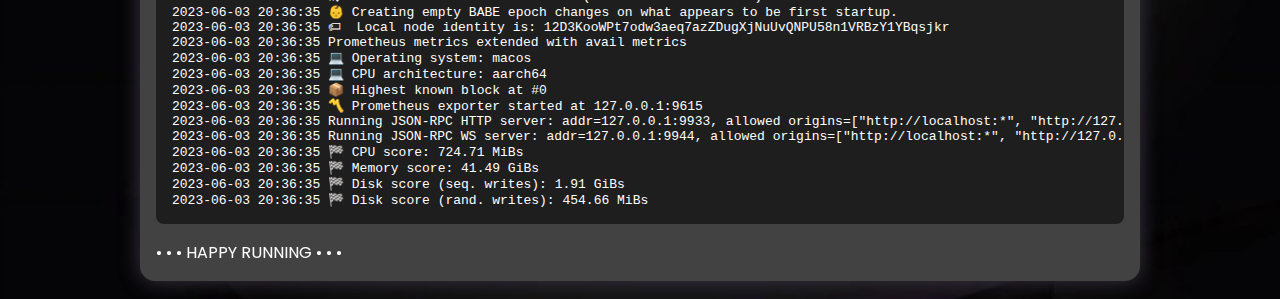
<file: network/avail.html>
<!DOCTYPE html>
<html lang="en">

<head>
    <meta charset="UTF-8">
    <meta name="viewport" content="width=device-width, initial-scale=1.0">
    <link rel="icon" type="image/x-icon" href="img/favicon.ico">
    <link rel="stylesheet" href="https://cdnjs.cloudflare.com/ajax/libs/font-awesome/6.5.1/css/all.min.css">
    <link rel="stylesheet" href="https://unpkg.com/aos@next/dist/aos.css" />
    <style>
        @import url("https://fonts.googleapis.com/css2?family=Poppins:wght@100;200;300;400;500;600&display=swap");

        * {
            padding: 0;
            margin: 0;
            font-family: "Poppins", sans-serif;
            box-sizing: border-box;
        }

        body {
            width: 100%;
            height: 100vh;
            background-image: url("../img/background.jpg");
            background-size: cover;
            overflow: auto;
            position: relative;
            display: flex;
            flex-direction: column;
            align-items: center;
        }

        header {
            width: 100%;
            padding: 1rem;
            background: rgba(0, 0, 0, 0.0);
            color: white;
            font-size: 1rem;
            font-weight: 400;
            text-align: left;
        }

        .cancel {
            cursor: pointer;
            position: absolute;
            right: 20px;
            top: 20px;
            color: white;
            font-size: 1.8rem;
        }

        .main-container {
            width: 90%;
            max-width: 1200px;
            display: flex;
            flex-direction: column;
            align-items: center;
        }

        .status {
            display: flex;
            align-items: center;
        }

        .status-logo {
            width: 15px;
            height: 15px;
            border-radius: 50%;
            background-color: rgb(9, 255, 9);
            color: green;
            margin-left: 8px;
            animation: blink 1s infinite;
        }

        /* Blinking Animation */
        @keyframes blink {
            0% {
                opacity: 1;
            }

            50% {
                opacity: 0.5;
            }

            100% {
                opacity: 1;
            }
        }

        .box {
            width: 100%;
            max-width: 1000px;
            background: rgba(66, 66, 66, 66);
            border-radius: 15px;
            padding: 1.5rem;
            box-shadow: 0 0 20px rgb(61, 55, 68);
            color: white;
            margin-bottom: 2rem;
        }

        /* Flexbox layout for .box-header */
        .box-header {
            display: flex;
            justify-content: space-between;
            /* Space between Gaianet and Status */
            align-items: center;
        }

        .box-header h2 {
            font-size: 1.5rem;
            /* Adjusted to match the status header size */
        }

        pre {
            position: relative;
            background: #1e1e1e;
            color: #fff;
            padding: 1rem;
            border-radius: 8px;
            overflow-x: auto;
            margin-bottom: 1rem;
            font-family: monospace;
        }

        .copy-icon {
            position: absolute;
            top: 10px;
            right: 10px;
            color: white;
            cursor: pointer;
            font-size: 1rem;
            display: none;
        }

        pre:hover .copy-icon {
            display: block;
        }

        /* New Project Overview Box */
        .project-overview-box {
            width: 100%;
            max-width: 1000px;
            background: rgba(66, 66, 66, 66);
            border-radius: 15px;
            padding: 1.5rem;
            box-shadow: 0 0 20px rgb(61, 55, 68);
            color: white;
            margin-bottom: 2rem;
        }

        .social-links {
            display: flex;
            justify-content: center;
            margin-top: 1rem;
            flex-wrap: wrap;
            /* To ensure they wrap on small screens */
        }

        .social-links {
            display: flex;
            justify-content: center;
            margin-top: 1rem;
            flex-wrap: wrap;
            /* To ensure they wrap on small screens */
        }

        .social-links i {
            display: inline-flex;
            justify-content: center;
            align-items: center;
            width: 3rem;
            height: 3rem;
            background-color: transparent;
            border: 0.2rem solid rgb(8, 8, 8);
            border-radius: 50%;
            color: rgb(255, 255, 255);
            margin: 0 15px;
            font-size: 1.5rem;
            transition: 0.2s linear;
        }

        .social-links i:hover {
            scale: 1.3;
            filter: drop-shadow(0 0 10px rgb(255, 255, 255));
            color: black;
            background-color: rgb(255, 255, 255);
            -webkit-filter: drop-shadow(0 0 10px rgb(255, 255, 255));
        }

        /* Mobile Styles */
        @media screen and (max-width: 768px) {
            .main-container {
                width: 100%;
                padding: 1rem;
            }

            .box-header h2 {
                font-size: 1.2rem;
                /* Smaller text on mobile */
            }

            .social-links i {
                width: 2.5rem;
                height: 2.5rem;
                font-size: 1.3rem;
                margin: 5px;
                /* Less margin between icons */
            }
        }

        .box {
            padding: 1rem;
        }

        /* Mobile Styles */
        @media screen and (max-width: 768px) {
            .main-container {
                width: 100%;
                padding: 1rem;
            }

            .box-header h2 {
                font-size: 1.2rem;
                /* Smaller text on mobile */
            }

            .social-links i {
                width: 2.5rem;
                height: 2.5rem;
                font-size: 1.3rem;
                margin: 5px;
                /* Less margin between icons */
            }

            .box {
                padding: 1rem;
                /* Less padding on mobile */
            }

            header {
                font-size: 0.9rem;
                /* Smaller font size for header on mobile */
            }

            pre {
                font-size: 0.9rem;
                /* Smaller font size for code blocks */
            }
        }

        /* Styles for very small devices */
        @media screen and (max-width: 480px) {
            header {
                font-size: 0.8rem;
                /* Even smaller font size for small screens */
            }

            .box-header h2 {
                font-size: 1rem;
                /* Smaller title for small screens */
            }

            .social-links i {
                width: 2rem;
                height: 2rem;
                font-size: 1.2rem;
            }

            .box {
                padding: 1rem;
                /* Further reduce padding */
            }

            pre {
                font-size: 0.8rem;
                /* Smaller font size for very small screens */
            }
        }

        /* Subscrbe YouTube Tamzidan Mahdiyin */
    </style>
    <title>Network</title>
</head>

<body>
    <div class="cancel" onclick="window.location.href='../service.html'">
        <i class="fa fa-times"></i>
    </div>

    <header>
        <h1>Biglionaire</h1>
    </header>
    <div class="main-container">
        <!-- Box Judul -->
        <div class="box" data-aos="fade-up">
            <div class="box-header">
                <h2>Avail - Turing Testnet</h2>
                <div class="status">
                    <span>Status:</span>
                    <div class="status-logo active"></div>
                </div>
            </div>
        </div>

        <!-- New Project Overview Box -->
        <div class="project-overview-box" data-aos="fade-up">
            <h2>Project Overview</h2>
            <p>Avail is The unification layer for web3 </p>
            <div class="social-links">
                <a href="https://www.availproject.org"><i class="fa-brands fa-chrome"></i></a>
                <a href="https://x.com/AvailProject"><i class="fa-brands fa-twitter"></i></a>
                <a href="https://t.me/AvailCommunity"><i class="fa-brands fa-telegram"></i></a>
            </div>
        </div>

        <div class="main-container">
            <div class="box" data-aos="fade-up">
                <h2>Installation Guide</h2>
                <p>&#8226; Update and install packages</p>
                <pre><i class="fas fa-copy copy-icon" onclick="copyToClipboard(this)"></i>sudo apt update
sudo apt install make clang pkg-config libssl-dev build-essential</pre>
                <p>&#8226; Create directory</p>
                <pre><i class="fas fa-copy copy-icon" onclick="copyToClipboard(this)"></i>mkdir -p ${HOME}/avail-node
mkdir -p ${HOME}/avail-node/data
mkdir -p ${HOME}/avail-node/systemd</pre>
                <p>&#8226; Extract binary</p>
                <pre><i class="fas fa-copy copy-icon" onclick="copyToClipboard(this)"></i>cd avail-node
wget https://github.com/availproject/avail/releases/download/v1.8.0.0/amd64-ubuntu-2204-data-avail.tar.gz</pre>
                <p>&#8226; Extract File</p>
                <pre><i class="fas fa-copy copy-icon" onclick="copyToClipboard(this)"></i>tar -xvzf amd64-ubuntu-2204-data-avail.tar.gz
cp amd64-ubuntu-2204-data-avail data-avail</pre>
                <p>&#8226; Create a service file</p>
                <pre><i class="fas fa-copy copy-icon" onclick="copyToClipboard(this)"></i>sudo tee ${HOME}/avail-node/systemd/availd.service > /dev/null &lt;&lt;EOF
[Unit]
Description=Avail Validator
After=network.target
StartLimitIntervalSec=0
[Service]
User=$(whoami)
Type=simple
Restart=always
RestartSec=120
ExecStart=${HOME}/avail-node/data-avail --base-path ${HOME}/avail-node/data --chain goldberg --port 30333 --validator --name "YOUR_NAME"
[Install]
WantedBy=multi-user.target
EOF</pre>
                <p>&#8226; Enable and start the service</p>
                <pre><i class="fas fa-copy copy-icon" onclick="copyToClipboard(this)"></i>sudo ln -sf ${HOME}/avail-node/systemd/availd.service /etc/systemd/system/
sudo systemctl daemon-reload
sudo systemctl enable availd</pre>
                <p>&#8226; Start node</p>
                <pre><i class="fas fa-copy copy-icon" onclick="copyToClipboard(this)"></i>sudo systemctl start availd</pre>
                <p>&#8226; Check node logs</p>
                <pre><i class="fas fa-copy copy-icon" onclick="copyToClipboard(this)"></i>sudo journalctl -fu availd</pre>
                <p>&#8226; The node will output the following when started:</p>
                <pre><i class="fas fa-copy copy-icon" onclick="copyToClipboard(this)"></i>2023-06-03 20:36:29 Avail Node
2023-06-03 20:36:29 ✌️  version 1.6.0-99b85257d6b
2023-06-03 20:36:29 ❤️  by Anonymous, 2017-2023
2023-06-03 20:36:29 📋 Chain specification: Avail Kate Testnet
2023-06-03 20:36:29 🏷  Node name: bewildered-distance-1229
2023-06-03 20:36:29 👤 Role:Authority
2023-06-03 20:36:29 💾 Database: RocksDb at /Users/thunder/code/avail/data/chains/Avail Testnet_6831251e-0222-11ee-a2c3-c90377335962/db/full
2023-06-03 20:36:29 ⛓  Native runtime: data-avail-9 (data-avail-0.tx1.au11)
2023-06-03 20:36:35 👶 Creating empty BABE epoch changes on what appears to be first startup.
2023-06-03 20:36:35 🏷  Local node identity is: 12D3KooWPt7odw3aeq7azZDugXjNuUvQNPU58n1VRBzY1YBqsjkr
2023-06-03 20:36:35 Prometheus metrics extended with avail metrics
2023-06-03 20:36:35 💻 Operating system: macos
2023-06-03 20:36:35 💻 CPU architecture: aarch64
2023-06-03 20:36:35 📦 Highest known block at #0
2023-06-03 20:36:35 〽️ Prometheus exporter started at 127.0.0.1:9615
2023-06-03 20:36:35 Running JSON-RPC HTTP server: addr=127.0.0.1:9933, allowed origins=["http://localhost:*", "http://127.0.0.1:*", "https://localhost:*", "https://127.0.0.1:*", "https://polkadot.js.org"]
2023-06-03 20:36:35 Running JSON-RPC WS server: addr=127.0.0.1:9944, allowed origins=["http://localhost:*", "http://127.0.0.1:*", "https://localhost:*", "https://127.0.0.1:*", "https://polkadot.js.org"]
2023-06-03 20:36:35 🏁 CPU score: 724.71 MiBs
2023-06-03 20:36:35 🏁 Memory score: 41.49 GiBs
2023-06-03 20:36:35 🏁 Disk score (seq. writes): 1.91 GiBs
2023-06-03 20:36:35 🏁 Disk score (rand. writes): 454.66 MiBs</pre>
                <p>&#8226; &#8226; &#8226; HAPPY RUNNING &#8226; &#8226; &#8226; </p>
            </div>
        </div>

        <script src="https://unpkg.com/aos@next/dist/aos.js"></script>
        <script>
            AOS.init();

            function copyToClipboard(icon) {
                const text = icon.parentElement.innerText.trim();
                navigator.clipboard.writeText(text).then(() => {
                    icon.classList.replace("fa-copy", "fa-check");
                    setTimeout(() => icon.classList.replace("fa-check", "fa-copy"), 2000);
                }).catch(err => {
                    console.error("Failed to copy text: ", err);
                });
            }
        </script>
</body>

</html>
</file>
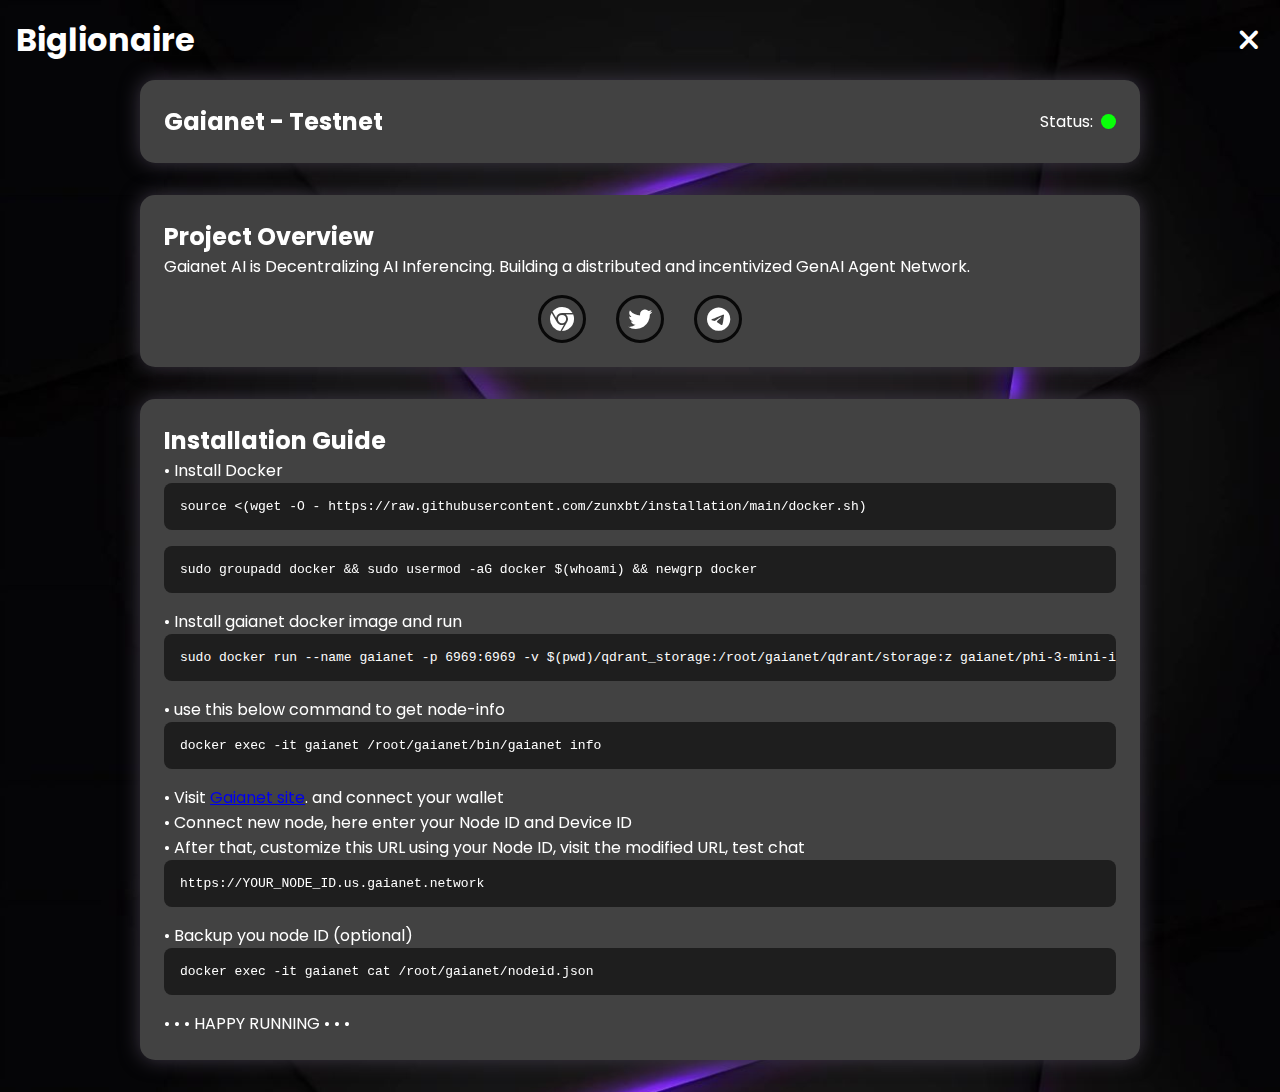
<file: network/gaianet.html>
<!DOCTYPE html>
<html lang="en">

<head>
    <meta charset="UTF-8">
    <meta name="viewport" content="width=device-width, initial-scale=1.0">
    <link rel="icon" type="image/x-icon" href="img/favicon.ico">
    <link rel="stylesheet" href="https://cdnjs.cloudflare.com/ajax/libs/font-awesome/6.5.1/css/all.min.css">
    <link rel="stylesheet" href="https://unpkg.com/aos@next/dist/aos.css" />
    <style>
        @import url("https://fonts.googleapis.com/css2?family=Poppins:wght@100;200;300;400;500;600&display=swap");

        * {
            padding: 0;
            margin: 0;
            font-family: "Poppins", sans-serif;
            box-sizing: border-box;
        }

        body {
            width: 100%;
            height: 100vh;
            background-image: url("../img/background.jpg");
            background-size: cover;
            overflow: auto;
            position: relative;
            display: flex;
            flex-direction: column;
            align-items: center;
        }

        header {
            width: 100%;
            padding: 1rem;
            background: rgba(0, 0, 0, 0.0);
            color: white;
            font-size: 1rem;
            font-weight: 400;
            text-align: left;
        }

        .cancel {
            cursor: pointer;
            position: absolute;
            right: 20px;
            top: 20px;
            color: white;
            font-size: 1.8rem;
        }

        .main-container {
            width: 90%;
            max-width: 1200px;
            display: flex;
            flex-direction: column;
            align-items: center;
        }

        .status {
            display: flex;
            align-items: center;
        }

        .status-logo {
            width: 15px;
            height: 15px;
            border-radius: 50%;
            background-color: rgb(9, 255, 9);
            color: green;
            margin-left: 8px;
            animation: blink 0.8s infinite;
        }

        /* Blinking Animation */
        @keyframes blink {
            0% {
                opacity: 1;
            }

            50% {
                opacity: 0.5;
            }

            100% {
                opacity: 1;
            }
        }

        .box {
            width: 100%;
            max-width: 1000px;
            background: rgba(66, 66, 66, 66);
            border-radius: 15px;
            padding: 1.5rem;
            box-shadow: 0 0 20px rgb(61, 55, 68);
            color: white;
            margin-bottom: 2rem;
        }

        /* Flexbox layout for .box-header */
        .box-header {
            display: flex;
            justify-content: space-between;
            /* Space between Gaianet and Status */
            align-items: center;
        }

        .box-header h2 {
            font-size: 1.5rem;
            /* Adjusted to match the status header size */
        }

        pre {
            font-family: monospace; /* Apply monospace font */
            position: relative;
            background: #1e1e1e;
            color: #fff;
            padding: 1rem;
            border-radius: 8px;
            overflow-x: auto;
            margin-bottom: 1rem;
        }

        .copy-icon {
            position: absolute;
            top: 10px;
            right: 10px;
            color: white;
            cursor: pointer;
            font-size: 1rem;
            display: none;
        }

        pre:hover .copy-icon {
            display: block;
        }

        /* New Project Overview Box */
        .project-overview-box {
            width: 100%;
            max-width: 1000px;
            background: rgba(66, 66, 66, 66);
            border-radius: 15px;
            padding: 1.5rem;
            box-shadow: 0 0 20px rgb(61, 55, 68);
            color: white;
            margin-bottom: 2rem;
        }

        .social-links {
            display: flex;
            justify-content: center;
            margin-top: 1rem;
            flex-wrap: wrap; /* To ensure they wrap on small screens */
        }

        .social-links {
            display: flex;
            justify-content: center;
            margin-top: 1rem;
            flex-wrap: wrap; /* To ensure they wrap on small screens */
        }

        .social-links i {
            display: inline-flex;
            justify-content: center;
            align-items: center;
            width: 3rem;
            height: 3rem;
            background-color: transparent;
            border: 0.2rem solid rgb(8, 8, 8);
            border-radius: 50%;
            color: rgb(255, 255, 255);
            margin: 0 15px;
            font-size: 1.5rem;
            transition: 0.2s linear;
        }

        .social-links i:hover {
            scale: 1.3;
            filter: drop-shadow(0 0 10px rgb(255, 255, 255));
            color: black;
            background-color: rgb(255, 255, 255);
            -webkit-filter: drop-shadow(0 0 10px rgb(255, 255, 255));
        }

        /* Mobile Styles */
        @media screen and (max-width: 768px) {
            .main-container {
                width: 100%;
                padding: 1rem;
            }

            .box-header h2 {
                font-size: 1.2rem; /* Smaller text on mobile */
            }

            .social-links i {
                width: 2.5rem;
                height: 2.5rem;
                font-size: 1.3rem;
                margin: 5px; /* Less margin between icons */
            }

            .box {
                padding: 1rem; /* Less padding on mobile */
            }

            header {
                font-size: 0.9rem; /* Smaller font size for header on mobile */
            }

            pre {
                font-size: 0.9rem; /* Smaller font size for code blocks */
            }
        }

        /* Styles for very small devices */
        @media screen and (max-width: 480px) {
            header {
                font-size: 0.8rem; /* Even smaller font size for small screens */
            }

            .box-header h2 {
                font-size: 1rem; /* Smaller title for small screens */
            }

            .social-links i {
                width: 2rem;
                height: 2rem;
                font-size: 1.2rem;
            }

            .box {
                padding: 0.8rem; /* Further reduce padding */
            }

            pre {
                font-size: 0.8rem; /* Smaller font size for very small screens */
            }
        }
    </style>
    <title>Network</title>
</head>

<body>
    <div class="cancel" onclick="window.location.href='../service.html'">
        <i class="fa fa-times"></i>
    </div>

    <header>
        <h1>Biglionaire</h1>
    </header>
    <div class="main-container">
        <!-- Box Judul -->
        <div class="box" data-aos="fade-up">
            <div class="box-header">
                <h2>Gaianet - Testnet</h2>
                <div class="status">
                    <span>Status:</span>
                    <div class="status-logo active"></div>
                </div>
            </div>
        </div>

        <!-- New Project Overview Box -->
        <div class="project-overview-box" data-aos="fade-up">
            <h2>Project Overview</h2>
            <p>Gaianet AI is Decentralizing AI Inferencing. Building a distributed and incentivized GenAI Agent Network.</p>
            <div class="social-links">
                <a href="https://www.gaianet.ai/"><i class="fa-brands fa-chrome"></i></a>
                <a href="https://x.com/Gaianet_AI"><i class="fa-brands fa-twitter"></i></a>
                <a href="https://t.me/Gaianet_AI"><i class="fa-brands fa-telegram"></i></a>
            </div>
        </div>

        <div class="main-container">
            <div class="box" data-aos="fade-up">
                <h2>Installation Guide</h2>
                <p>&#8226; Install Docker</p>
                <pre><i class="fas fa-copy copy-icon" onclick="copyToClipboard(this)"></i>source <(wget -O - https://raw.githubusercontent.com/zunxbt/installation/main/docker.sh)</pre>
                <pre><i class="fas fa-copy copy-icon" onclick="copyToClipboard(this)"></i>sudo groupadd docker && sudo usermod -aG docker $(whoami) && newgrp docker</pre>
                <p>&#8226; Install gaianet docker image and run</p>
                <pre><i class="fas fa-copy copy-icon" onclick="copyToClipboard(this)"></i>sudo docker run --name gaianet -p 6969:6969 -v $(pwd)/qdrant_storage:/root/gaianet/qdrant/storage:z gaianet/phi-3-mini-instruct-4k_paris:latest</pre>
                <p>&#8226; use this below command to get node-info</p>
                <pre><i class="fas fa-copy copy-icon" onclick="copyToClipboard(this)"></i>docker exec -it gaianet /root/gaianet/bin/gaianet info</pre>
                <p>&#8226; Visit <a href="https://www.gaianet.ai/setting/nodes" target="_blank">Gaianet site</a>. and connect your wallet</p>
                <p>&#8226; Connect new node, here enter your Node ID and Device ID</p>
                <p>&#8226; After that, customize this URL using your Node ID, visit the modified URL, test chat</p>
                <pre><i class="fas fa-copy copy-icon" onclick="copyToClipboard(this)"></i>https://YOUR_NODE_ID.us.gaianet.network</pre>
                <p>&#8226; Backup you node ID (optional)</p>
                <pre><i class="fas fa-copy copy-icon" onclick="copyToClipboard(this)"></i>docker exec -it gaianet cat /root/gaianet/nodeid.json</pre>
                <p>&#8226; &#8226; &#8226; HAPPY RUNNING &#8226; &#8226; &#8226; </p>
            </div>
        </div>

        <script src="https://unpkg.com/aos@next/dist/aos.js"></script>
        <script>
            AOS.init();

            function copyToClipboard(icon) {
                const text = icon.parentElement.innerText.trim();
                navigator.clipboard.writeText(text).then(() => {
                    icon.classList.replace("fa-copy", "fa-check");
                    setTimeout(() => icon.classList.replace("fa-check", "fa-copy"), 2000);
                }).catch(err => {
                    console.error("Failed to copy text: ", err);
                });
            }
        </script>
</body>

</html>
</file>
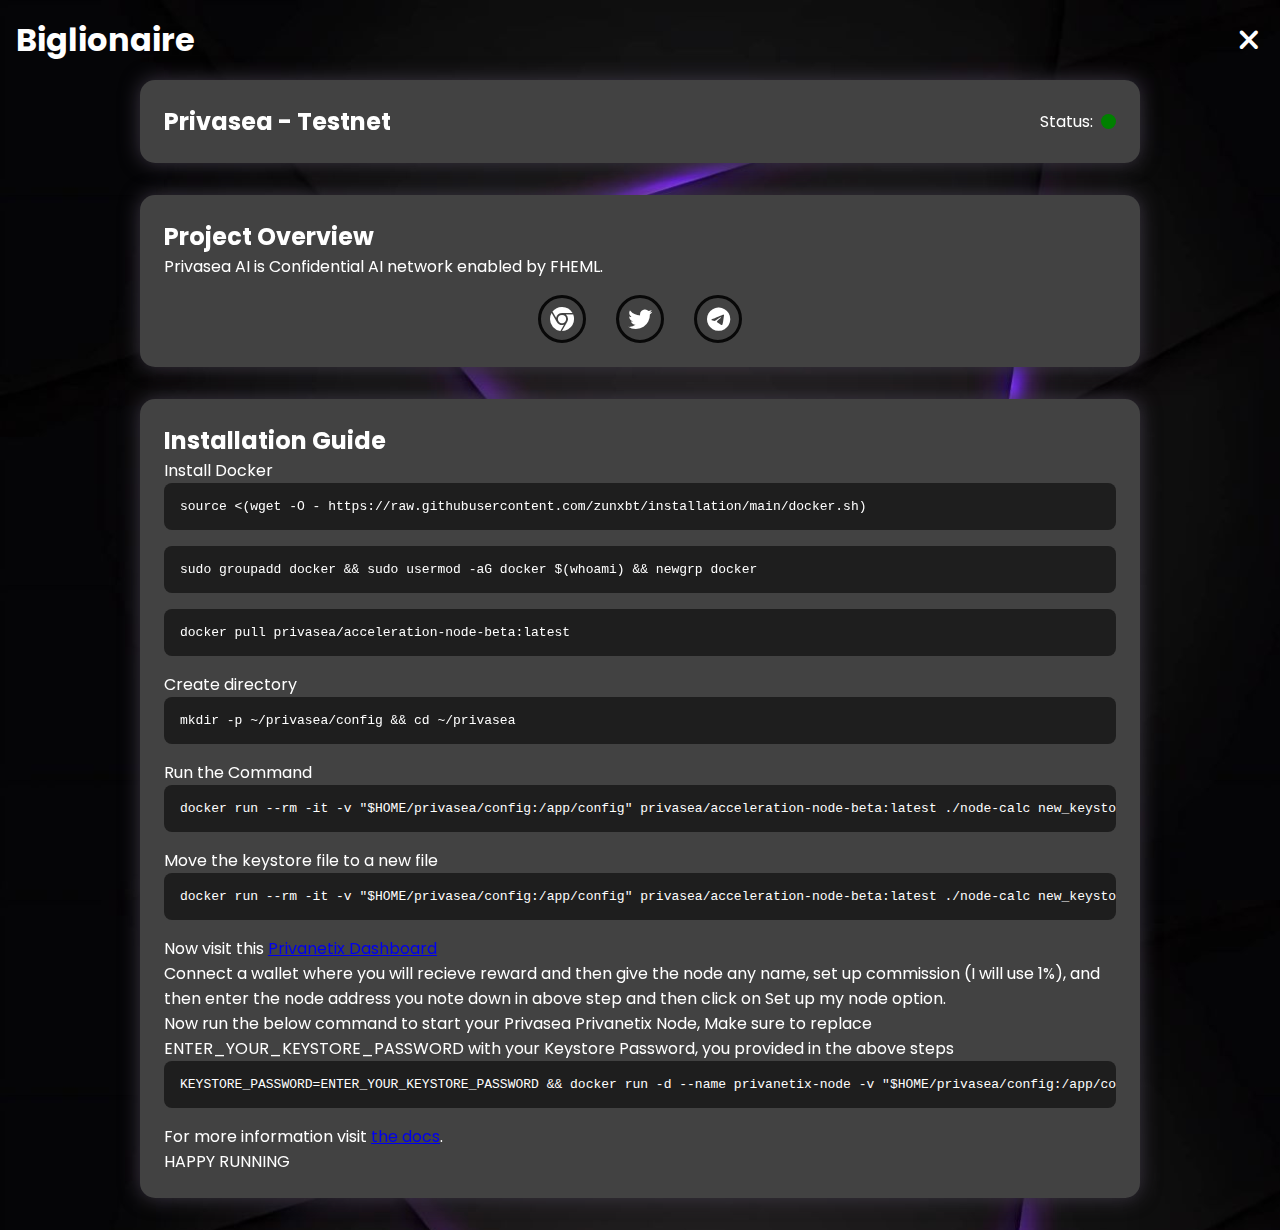
<file: network/privasea.html>
<!DOCTYPE html>
<html lang="en">

<head>
    <meta charset="UTF-8">
    <meta name="viewport" content="width=device-width, initial-scale=1.0">
    <link rel="icon" type="image/x-icon" href="img/favicon.ico">
    <link rel="stylesheet" href="https://cdnjs.cloudflare.com/ajax/libs/font-awesome/6.5.1/css/all.min.css">
    <link rel="stylesheet" href="https://unpkg.com/aos@next/dist/aos.css" />
    <style>
        @import url("https://fonts.googleapis.com/css2?family=Poppins:wght@100;200;300;400;500;600&display=swap");

        * {
            padding: 0;
            margin: 0;
            font-family: "Poppins", sans-serif;
            box-sizing: border-box;
        }

        body {
            width: 100%;
            height: 100vh;
            background-image: url("../img/background.jpg");
            background-size: cover;
            overflow: auto;
            position: relative;
            display: flex;
            flex-direction: column;
            align-items: center;
        }

        header {
            width: 100%;
            padding: 1rem;
            background: rgba(0, 0, 0, 0.0);
            color: white;
            font-size: 1rem;
            font-weight: 400;
            text-align: left;
        }

        .cancel {
            cursor: pointer;
            position: absolute;
            right: 20px;
            top: 20px;
            color: white;
            font-size: 1.8rem;
        }

        .main-container {
            width: 90%;
            max-width: 1200px;
            display: flex;
            flex-direction: column;
            align-items: center;
        }

        .status {
            display: flex;
            align-items: center;
        }

        .status-logo {
            width: 15px;
            height: 15px;
            border-radius: 50%;
            background-color: green;
            margin-left: 8px;
            animation: blink 1s infinite;
        }

        /* Blinking Animation */
        @keyframes blink {
            0% {
                opacity: 1;
            }

            50% {
                opacity: 0.5;
            }

            100% {
                opacity: 1;
            }
        }

        .box {
            width: 100%;
            max-width: 1000px;
            background: rgba(66, 66, 66, 66);
            border-radius: 15px;
            padding: 1.5rem;
            box-shadow: 0 0 20px rgb(61, 55, 68);
            color: white;
            margin-bottom: 2rem;
        }

        /* Flexbox layout for .box-header */
        .box-header {
            display: flex;
            justify-content: space-between;
            /* Space between Gaianet and Status */
            align-items: center;
        }

        .box-header h2 {
            font-size: 1.5rem;
            /* Adjusted to match the status header size */
        }

        pre {
            position: relative;
            background: #1e1e1e;
            color: #fff;
            padding: 1rem;
            border-radius: 8px;
            overflow-x: auto;
            margin-bottom: 1rem;
            font-family: monospace;
        }

        .copy-icon {
            position: absolute;
            top: 10px;
            right: 10px;
            color: white;
            cursor: pointer;
            font-size: 1rem;
            display: none;
        }

        pre:hover .copy-icon {
            display: block;
        }

        /* New Project Overview Box */
        .project-overview-box {
            width: 100%;
            max-width: 1000px;
            background: rgba(66, 66, 66, 66);
            border-radius: 15px;
            padding: 1.5rem;
            box-shadow: 0 0 20px rgb(61, 55, 68);
            color: white;
            margin-bottom: 2rem;
        }

        .social-links {
            display: flex;
            justify-content: center;
            margin-top: 1rem;
            flex-wrap: wrap; /* To ensure they wrap on small screens */
        }

        .social-links {
            display: flex;
            justify-content: center;
            margin-top: 1rem;
            flex-wrap: wrap; /* To ensure they wrap on small screens */
        }

        .social-links i {
            display: inline-flex;
            justify-content: center;
            align-items: center;
            width: 3rem;
            height: 3rem;
            background-color: transparent;
            border: 0.2rem solid rgb(8, 8, 8);
            border-radius: 50%;
            color: rgb(255, 255, 255);
            margin: 0 15px;
            font-size: 1.5rem;
            transition: 0.2s linear;
        }

        .social-links i:hover {
            scale: 1.3;
            filter: drop-shadow(0 0 10px rgb(255, 255, 255));
            color: black;
            background-color: rgb(255, 255, 255);
            -webkit-filter: drop-shadow(0 0 10px rgb(255, 255, 255));
        }
        }

        /* Mobile Styles */
        @media screen and (max-width: 768px) {
            .main-container {
                width: 100%;
                padding: 1rem;
            }

            .box-header h2 {
                font-size: 1.2rem; /* Smaller text on mobile */
            }

            .social-links i {
                width: 2.5rem;
                height: 2.5rem;
                font-size: 1.3rem;
                margin: 5px; /* Less margin between icons */
            }

            .box {
                padding: 1rem; /* Less padding on mobile */
            }

            header {
                font-size: 0.9rem; /* Smaller font size for header on mobile */
            }

            pre {
                font-size: 0.9rem; /* Smaller font size for code blocks */
            }
        }

        /* Styles for very small devices */
        @media screen and (max-width: 480px) {
            header {
                font-size: 0.8rem; /* Even smaller font size for small screens */
            }

            .box-header h2 {
                font-size: 1rem; /* Smaller title for small screens */
            }

            .social-links i {
                width: 2rem;
                height: 2rem;
                font-size: 1.2rem;
            }

            .box {
                padding: 0.8rem; /* Further reduce padding */
            }

            pre {
                font-size: 0.8rem; /* Smaller font size for very small screens */
            }
        }
    </style>
    <title>Network</title>
</head>

<body>
    <div class="cancel" onclick="window.location.href='../service.html'">
        <i class="fa fa-times"></i>
    </div>

    <header>
        <h1>Biglionaire</h1>
    </header>
    <div class="main-container">
        <!-- Box Judul -->
        <div class="box" data-aos="fade-up">
            <div class="box-header">
                <h2>Privasea - Testnet</h2>
                <div class="status">
                    <span>Status:</span>
                    <div class="status-logo active"></div>
                </div>
            </div>
        </div>

        <!-- New Project Overview Box -->
        <div class="project-overview-box" data-aos="fade-up">
            <h2>Project Overview</h2>
            <p>Privasea AI is Confidential AI network enabled by FHEML.</p>
            <div class="social-links">
                <a href="https://www.privasea.ai"><i class="fa-brands fa-chrome"></i></a>
                <a href="https://x.com/Privasea_ai"><i class="fa-brands fa-twitter"></i></a>
                <a href="https://t.me/Privasea_ai"><i class="fa-brands fa-telegram"></i></a>
            </div>
        </div>

        <div class="main-container">
            <div class="box" data-aos="fade-up">
                <h2>Installation Guide</h2>
                <p>Install Docker</p>
                <pre><i class="fas fa-copy copy-icon" onclick="copyToClipboard(this)"></i>source <(wget -O - https://raw.githubusercontent.com/zunxbt/installation/main/docker.sh)</pre>
                <pre><i class="fas fa-copy copy-icon" onclick="copyToClipboard(this)"></i>sudo groupadd docker && sudo usermod -aG docker $(whoami) && newgrp docker</pre>
                <pre><i class="fas fa-copy copy-icon" onclick="copyToClipboard(this)"></i>docker pull privasea/acceleration-node-beta:latest</pre>
                <p>Create directory</p>
                <pre><i class="fas fa-copy copy-icon" onclick="copyToClipboard(this)"></i>mkdir -p ~/privasea/config && cd ~/privasea</pre>
                <p>Run the Command</p>
                <pre><i class="fas fa-copy copy-icon" onclick="copyToClipboard(this)"></i>docker run --rm -it -v "$HOME/privasea/config:/app/config" privasea/acceleration-node-beta:latest ./node-calc new_keystore</pre>
                <p>Move the keystore file to a new file</p>
                <pre><i class="fas fa-copy copy-icon" onclick="copyToClipboard(this)"></i>docker run --rm -it -v "$HOME/privasea/config:/app/config" privasea/acceleration-node-beta:latest ./node-calc new_keystore</pre>
                <p>Now visit this <a href="https://deepsea-beta.privasea.ai/privanetixNode" target="_blank">Privanetix Dashboard</a></p>
                <p>Connect a wallet where you will recieve reward and then give the node any name, set up commission (I will use 1%), and then enter the node address you note down in above step and then click on Set up my node option.</p>
                <p>Now run the below command to start your Privasea Privanetix Node, Make sure to replace ENTER_YOUR_KEYSTORE_PASSWORD with your Keystore Password, you provided in the above steps</p>
                <pre><i class="fas fa-copy copy-icon" onclick="copyToClipboard(this)"></i>KEYSTORE_PASSWORD=ENTER_YOUR_KEYSTORE_PASSWORD && docker run -d --name privanetix-node -v "$HOME/privasea/config:/app/config" -e KEYSTORE_PASSWORD=$KEYSTORE_PASSWORD privasea/acceleration-node-beta:latest</pre>
                <p>For more information visit <a href="https://www.privasea.ai/privanetix-node" target="_blank">the docs</a>.</p>
                <p>HAPPY RUNNING</p>
            </div>
        </div>

        <script src="https://unpkg.com/aos@next/dist/aos.js"></script>
        <script>
            AOS.init();

            function copyToClipboard(icon) {
                const text = icon.parentElement.innerText.trim();
                navigator.clipboard.writeText(text).then(() => {
                    icon.classList.replace("fa-copy", "fa-check");
                    setTimeout(() => icon.classList.replace("fa-check", "fa-copy"), 2000);
                }).catch(err => {
                    console.error("Failed to copy text: ", err);
                });
            }
        </script>
</body>

</html>
</file>
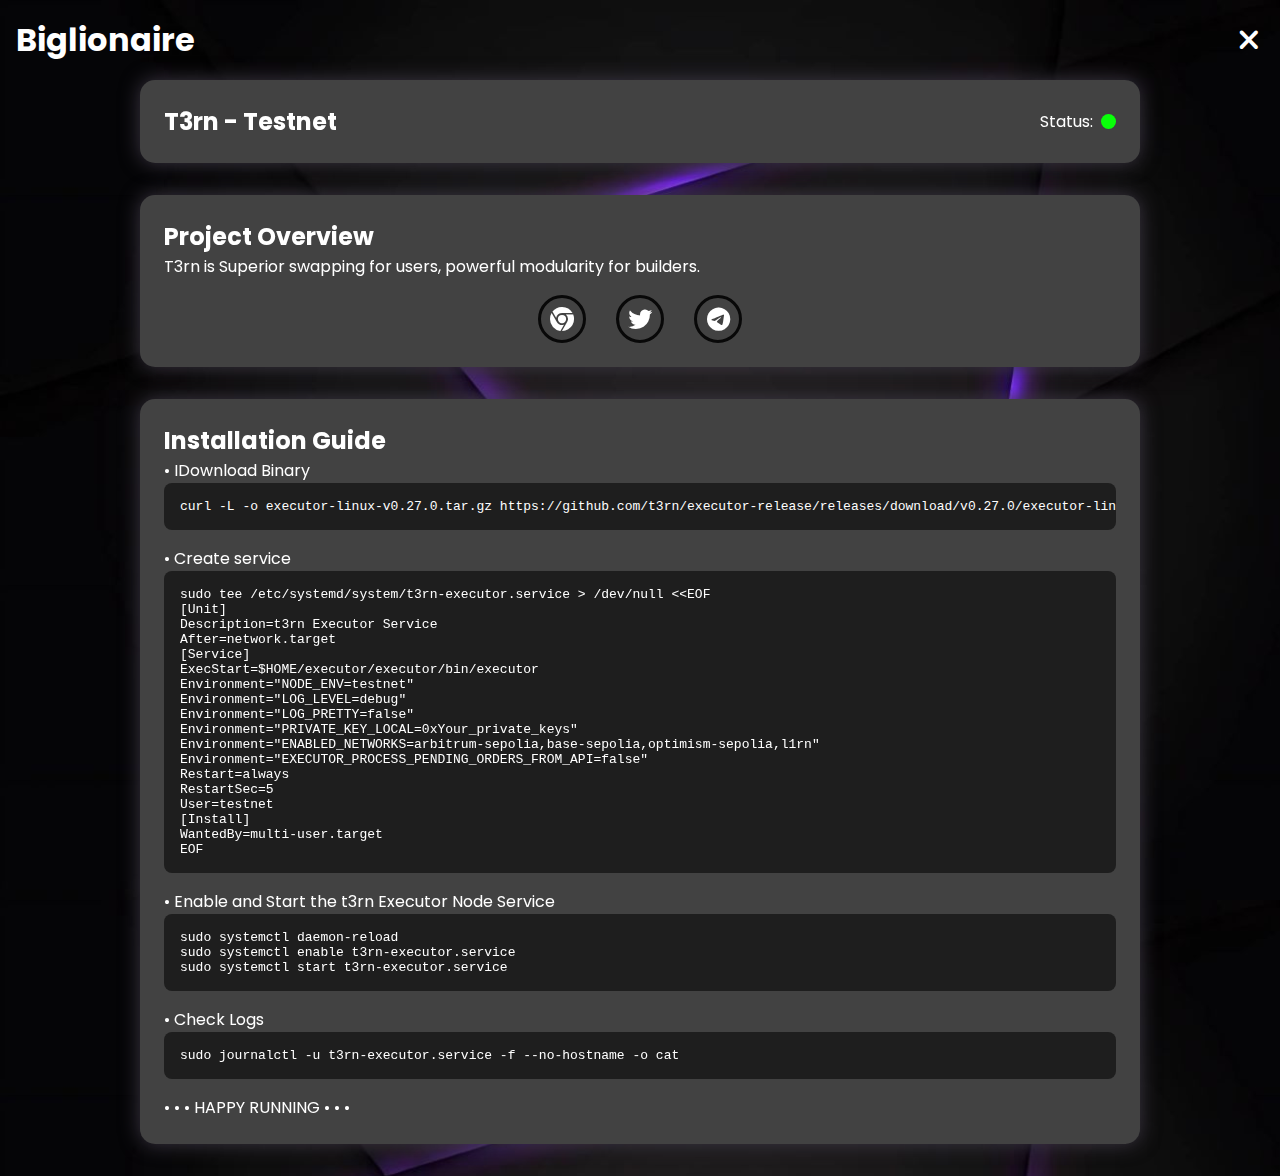
<file: network/t3rn.html>
<!DOCTYPE html>
<html lang="en">

<head>
    <meta charset="UTF-8">
    <meta name="viewport" content="width=device-width, initial-scale=1.0">
    <link rel="icon" type="image/x-icon" href="img/favicon.ico">
    <link rel="stylesheet" href="https://cdnjs.cloudflare.com/ajax/libs/font-awesome/6.5.1/css/all.min.css">
    <link rel="stylesheet" href="https://unpkg.com/aos@next/dist/aos.css" />
    <style>
        @import url("https://fonts.googleapis.com/css2?family=Poppins:wght@100;200;300;400;500;600&display=swap");

        * {
            padding: 0;
            margin: 0;
            font-family: "Poppins", sans-serif;
            box-sizing: border-box;
        }

        body {
            width: 100%;
            height: 100vh;
            background-image: url("../img/background.jpg");
            background-size: cover;
            overflow: auto;
            position: relative;
            display: flex;
            flex-direction: column;
            align-items: center;
        }

        header {
            width: 100%;
            padding: 1rem;
            background: rgba(0, 0, 0, 0.0);
            color: white;
            font-size: 1rem;
            font-weight: 400;
            text-align: left;
        }

        .cancel {
            cursor: pointer;
            position: absolute;
            right: 20px;
            top: 20px;
            color: white;
            font-size: 1.8rem;
        }

        .main-container {
            width: 90%;
            max-width: 1200px;
            display: flex;
            flex-direction: column;
            align-items: center;
        }

        .status {
            display: flex;
            align-items: center;
        }

        .status-logo {
            width: 15px;
            height: 15px;
            border-radius: 50%;
            background-color: rgb(9, 255, 9);
            color: green;
            margin-left: 8px;
            animation: blink 0.8s infinite;
        }

        /* Blinking Animation */
        @keyframes blink {
            0% {
                opacity: 1;
            }

            50% {
                opacity: 0.5;
            }

            100% {
                opacity: 1;
            }
        }

        .box {
            width: 100%;
            max-width: 1000px;
            background: rgba(66, 66, 66, 66);
            border-radius: 15px;
            padding: 1.5rem;
            box-shadow: 0 0 20px rgb(61, 55, 68);
            color: white;
            margin-bottom: 2rem;
        }

        /* Flexbox layout for .box-header */
        .box-header {
            display: flex;
            justify-content: space-between;
            /* Space between Gaianet and Status */
            align-items: center;
        }

        .box-header h2 {
            font-size: 1.5rem;
            /* Adjusted to match the status header size */
        }

        pre {
            font-family: monospace; /* Apply monospace font */
            position: relative;
            background: #1e1e1e;
            color: #fff;
            padding: 1rem;
            border-radius: 8px;
            overflow-x: auto;
            margin-bottom: 1rem;
        }

        .copy-icon {
            position: absolute;
            top: 10px;
            right: 10px;
            color: white;
            cursor: pointer;
            font-size: 1rem;
            display: none;
        }

        pre:hover .copy-icon {
            display: block;
        }

        /* New Project Overview Box */
        .project-overview-box {
            width: 100%;
            max-width: 1000px;
            background: rgba(66, 66, 66, 66);
            border-radius: 15px;
            padding: 1.5rem;
            box-shadow: 0 0 20px rgb(61, 55, 68);
            color: white;
            margin-bottom: 2rem;
        }

        .social-links {
            display: flex;
            justify-content: center;
            margin-top: 1rem;
            flex-wrap: wrap; /* To ensure they wrap on small screens */
        }

        .social-links {
            display: flex;
            justify-content: center;
            margin-top: 1rem;
            flex-wrap: wrap; /* To ensure they wrap on small screens */
        }

        .social-links i {
            display: inline-flex;
            justify-content: center;
            align-items: center;
            width: 3rem;
            height: 3rem;
            background-color: transparent;
            border: 0.2rem solid rgb(8, 8, 8);
            border-radius: 50%;
            color: rgb(255, 255, 255);
            margin: 0 15px;
            font-size: 1.5rem;
            transition: 0.2s linear;
        }

        .social-links i:hover {
            scale: 1.3;
            filter: drop-shadow(0 0 10px rgb(255, 255, 255));
            color: black;
            background-color: rgb(255, 255, 255);
            -webkit-filter: drop-shadow(0 0 10px rgb(255, 255, 255));
        }

        /* Mobile Styles */
        @media screen and (max-width: 768px) {
            .main-container {
                width: 100%;
                padding: 1rem;
            }

            .box-header h2 {
                font-size: 1.2rem; /* Smaller text on mobile */
            }

            .social-links i {
                width: 2.5rem;
                height: 2.5rem;
                font-size: 1.3rem;
                margin: 5px; /* Less margin between icons */
            }

            .box {
                padding: 1rem; /* Less padding on mobile */
            }

            header {
                font-size: 0.9rem; /* Smaller font size for header on mobile */
            }

            pre {
                font-size: 0.9rem; /* Smaller font size for code blocks */
            }
        }

        /* Styles for very small devices */
        @media screen and (max-width: 480px) {
            header {
                font-size: 0.8rem; /* Even smaller font size for small screens */
            }

            .box-header h2 {
                font-size: 1rem; /* Smaller title for small screens */
            }

            .social-links i {
                width: 2rem;
                height: 2rem;
                font-size: 1.2rem;
            }

            .box {
                padding: 0.8rem; /* Further reduce padding */
            }

            pre {
                font-size: 0.8rem; /* Smaller font size for very small screens */
            }
        }
    </style>
    <title>Network</title>
</head>

<body>
    <div class="cancel" onclick="window.location.href='../service.html'">
        <i class="fa fa-times"></i>
    </div>

    <header>
        <h1>Biglionaire</h1>
    </header>
    <div class="main-container">
        <!-- Box Judul -->
        <div class="box" data-aos="fade-up">
            <div class="box-header">
                <h2>T3rn - Testnet</h2>
                <div class="status">
                    <span>Status:</span>
                    <div class="status-logo active"></div>
                </div>
            </div>
        </div>

        <!-- New Project Overview Box -->
        <div class="project-overview-box" data-aos="fade-up">
            <h2>Project Overview</h2>
            <p>T3rn is Superior swapping for users, powerful modularity for builders. </p>
            <div class="social-links">
                <a href="https://www.t3rn.io/"><i class="fa-brands fa-chrome"></i></a>
                <a href="https://x.com/t3rn_io"><i class="fa-brands fa-twitter"></i></a>
                <a href="https://t.me/T3RN_official"><i class="fa-brands fa-telegram"></i></a>
            </div>
        </div>

        <div class="main-container">
            <div class="box" data-aos="fade-up">
                <h2>Installation Guide</h2>
                <p>&#8226; IDownload Binary</p>
                <pre><i class="fas fa-copy copy-icon" onclick="copyToClipboard(this)"></i>curl -L -o executor-linux-v0.27.0.tar.gz https://github.com/t3rn/executor-release/releases/download/v0.27.0/executor-linux-v0.27.0.tar.gz && tar -xzvf executor-linux-v0.27.0.tar.gz && rm -rf executor-linux-v0.27.0.tar.gz && cd executor/executor/bin</pre>
                <p>&#8226; Create service</p>
                <pre><i class="fas fa-copy copy-icon" onclick="copyToClipboard(this)"></i>sudo tee /etc/systemd/system/t3rn-executor.service > /dev/null &lt;&lt;EOF
[Unit]
Description=t3rn Executor Service
After=network.target
[Service]
ExecStart=$HOME/executor/executor/bin/executor
Environment="NODE_ENV=testnet"
Environment="LOG_LEVEL=debug"
Environment="LOG_PRETTY=false"
Environment="PRIVATE_KEY_LOCAL=0xYour_private_keys"
Environment="ENABLED_NETWORKS=arbitrum-sepolia,base-sepolia,optimism-sepolia,l1rn"
Environment="EXECUTOR_PROCESS_PENDING_ORDERS_FROM_API=false"
Restart=always
RestartSec=5
User=testnet
[Install]
WantedBy=multi-user.target
EOF</pre>
                <p>&#8226; Enable and Start the t3rn Executor Node Service</p>
                <pre><i class="fas fa-copy copy-icon" onclick="copyToClipboard(this)"></i>sudo systemctl daemon-reload
sudo systemctl enable t3rn-executor.service
sudo systemctl start t3rn-executor.service</pre>
                <p>&#8226; Check Logs</p>
                <pre><i class="fas fa-copy copy-icon" onclick="copyToClipboard(this)"></i>sudo journalctl -u t3rn-executor.service -f --no-hostname -o cat</pre>
                <p>&#8226; &#8226; &#8226; HAPPY RUNNING &#8226; &#8226; &#8226; </p>
            </div>
        </div>

        <script src="https://unpkg.com/aos@next/dist/aos.js"></script>
        <script>
            AOS.init();

            function copyToClipboard(icon) {
                const text = icon.parentElement.innerText.trim();
                navigator.clipboard.writeText(text).then(() => {
                    icon.classList.replace("fa-copy", "fa-check");
                    setTimeout(() => icon.classList.replace("fa-check", "fa-copy"), 2000);
                }).catch(err => {
                    console.error("Failed to copy text: ", err);
                });
            }
        </script>
</body>

</html>
</file>
<file: css/style.css>
/* Subscrbe YouTube Tamzidan Mahdiyin */

@import url("https://fonts.googleapis.com/css2?family=Poppins:wght@100;200;300;400;500;600&display=swap");

* {
  padding: 0;
  margin: 0;
  font-family: "Poppins", sans-serif;
  box-sizing: border-box;
}

body {
  width: 100%;
  height: 100%;
  background-image: url("../img/background.jpg");
  overflow-x: hidden; /* Allow scrolling horizontally */
  overflow-y: auto;  /* Allow scrolling vertically */
  margin-top: 0; /* Menghapus margin atas yang mungkin ada */
  padding-top: 0;  /* Menghapus padding tambahan */
}

nav {
  width: 100%;
  height: 10vh;
  position: sticky;
  top: 0;
  z-index: 1000;
}

.nav-container {
  width: 100%;
  height: 100%;
  display: flex;
  justify-content: space-around;
  align-items: center;
}

.logo {
  color: rgb(255, 255, 255);
  font-size: 2rem;
  font-weight: bold;
}

.logo span {
  color: rgb(255, 255, 255);
  text-shadow: 0 0 10px rgb(121, 3, 231);
}

.hamburg,
.cancel {
  cursor: pointer;
  position: absolute;
  right: 15px;
  top: 10px;
  color: white;
  display: none;
  font-size: clamp(2.5rem, 0.5rem + 5vw, 3rem);
}

.nav-container .links {
  display: flex;
}

.nav-container .links a {
  font-size: 1.2rem;
  color: white;
  margin: 0 20px;
  text-decoration: none;
  font-weight: 550;
  transition: 0.3s linear;
}

.nav-container .links a:hover {
  color: white;
  border-bottom: 2px solid white;
}

.nav-container .links .active {
  color: white;
  border-bottom: 2px solid white;
}

.dropdown {
  z-index: 100;
  position: absolute;
  top: 0;
  transform: translateY(-500px);
  width: 100%;
  height: auto;
  backdrop-filter: blur(4px) brightness(40%);
  box-shadow: 0 0 20px black;
  transition: 0.2s linear;
}

.dropdown .links a {
  display: flex;
  color: white;
  text-decoration: none;
  padding: 15px 0;
  justify-content: center;
  align-items: center;
  transition: 0.2s linear;
}

.dropdown .links a:hover {
  background-color: rgb(121, 3, 231);
}

section {
  width: 100%;
  height: 90vh; /* Ensure it's at least 90% of the viewport height */
  overflow: auto;  /* Allow scrolling within the section if content overflows */
}

.main-container {
  width: 100%;
  height: 100%;
  display: flex;
  justify-content: space-evenly;
  align-items: center;
  padding-top: 0;  /* Hapus padding tambahan */
}

.main-container .content {
  color: white;
  width: 40%;
  min-height: 100px;
}

.content h1 {
  font-size: clamp(1rem, 1rem + 5vw, 1.8rem);
}

.content h1 span {
  font-weight: 700;
  text-shadow: 0 0 10px rgb(160, 80, 245);
  color: rgb(160, 80, 245);
}

.content .typewriter {
  font-size: clamp(1rem, 1rem + 5vw, 2.5rem);
  font-weight: 700;
}

.typewriter span {
  color: rgb(160, 80, 245);
  text-shadow: 0 0 10px rgb(121, 3, 231);
}

.content p {
  font-size: clamp(0, 4rem, 0.2rem + 9vw, 1rem);
  margin: 10px 0;
}

.social-links i {
  display: inline-flex;
  justify-content: center;
  align-items: center;
  width: 3rem;
  height: 3rem;
  background-color: transparent;
  border: 0.2rem solid rgb(160, 80, 245);
  border-radius: 50%;
  color: rgb(160, 80, 245);
  margin: 0 15px;
  font-size: 1.5rem;
  transition: 0.2s linear;
}

.social-links i:hover {
  scale: 1.3;
  filter: drop-shadow(0 0 10px rgb(160, 80, 245));
  color: black;
  background-color: rgb(160, 80, 245);
  -webkit-filter: drop-shadow(0 0 10px rgb(160, 80, 245));
}

.content button {
  width: 50%;
  height: 6vh;
  margin: 30px;
  background-color: rgb(160, 80, 245);
  color: white;
  border: none;
  outline: none;
  font-size: 120%;
  font-weight: 700;
  border-radius: 5px;
  transition: 0.2s linear;
}

.content button:hover {
  scale: 1.1;
  color: white;
  border: 2px solid rgb(160, 80, 245);
  background-color: transparent;
  font-weight: 700;
  box-shadow: 0 0 40px 5px rgb(160, 80, 245);
}

.main-container .image {
  width: 35vh;
  height: 35vh;
  display: flex;
  justify-content: center;
  align-items: center;
  animation: zoom-in-out-move 5s ease-in-out infinite; /* Zoom in & out with vertical movement */
}

.main-container .image img {
  width: 100%;
  height: 100%;
}

@keyframes zoom-in-out-move {
  0% {
    transform: scale(1) translateY(0); /* Normal size and position */
  }
  25% {
    transform: scale(1.1) translateY(-10px); /* Zoom in and move up */
  }
  50% {
    transform: scale(1) translateY(0); /* Normal size and position */
  }
  75% {
    transform: scale(1.1) translateY(10px); /* Zoom in and move down */
  }
  100% {
    transform: scale(1) translateY(0); /* Back to normal */
  }
}

@media (max-width: 884px) {
  nav .logo {
    position: absolute;
    top: 16px;
    left: 15px;
    font-size: 1.5rem;
  }

  .main-container {
    display: flex;
    flex-direction: column-reverse;
  }

  .nav-container .links {
    display: none;
  }

  .hamburg,
  .cancel {
    display: block;
  }

  .main-container .content {
    width: 80%;
  }

  .social-links i {
    width: 2.5rem;
    height: 2.5rem;
    font-size: 1.5rem;
  }

  .main-container .image {
    width: 40%;
    height: auto;
  }
}

@media (max-width: 440px) {
  .main-container .image {
    width: 40%;
    height: auto;
  }

  .main-container .content {
    width: 80%;
  }

  .main-container button {
    margin-top: 10px;
  }
}
</file>
